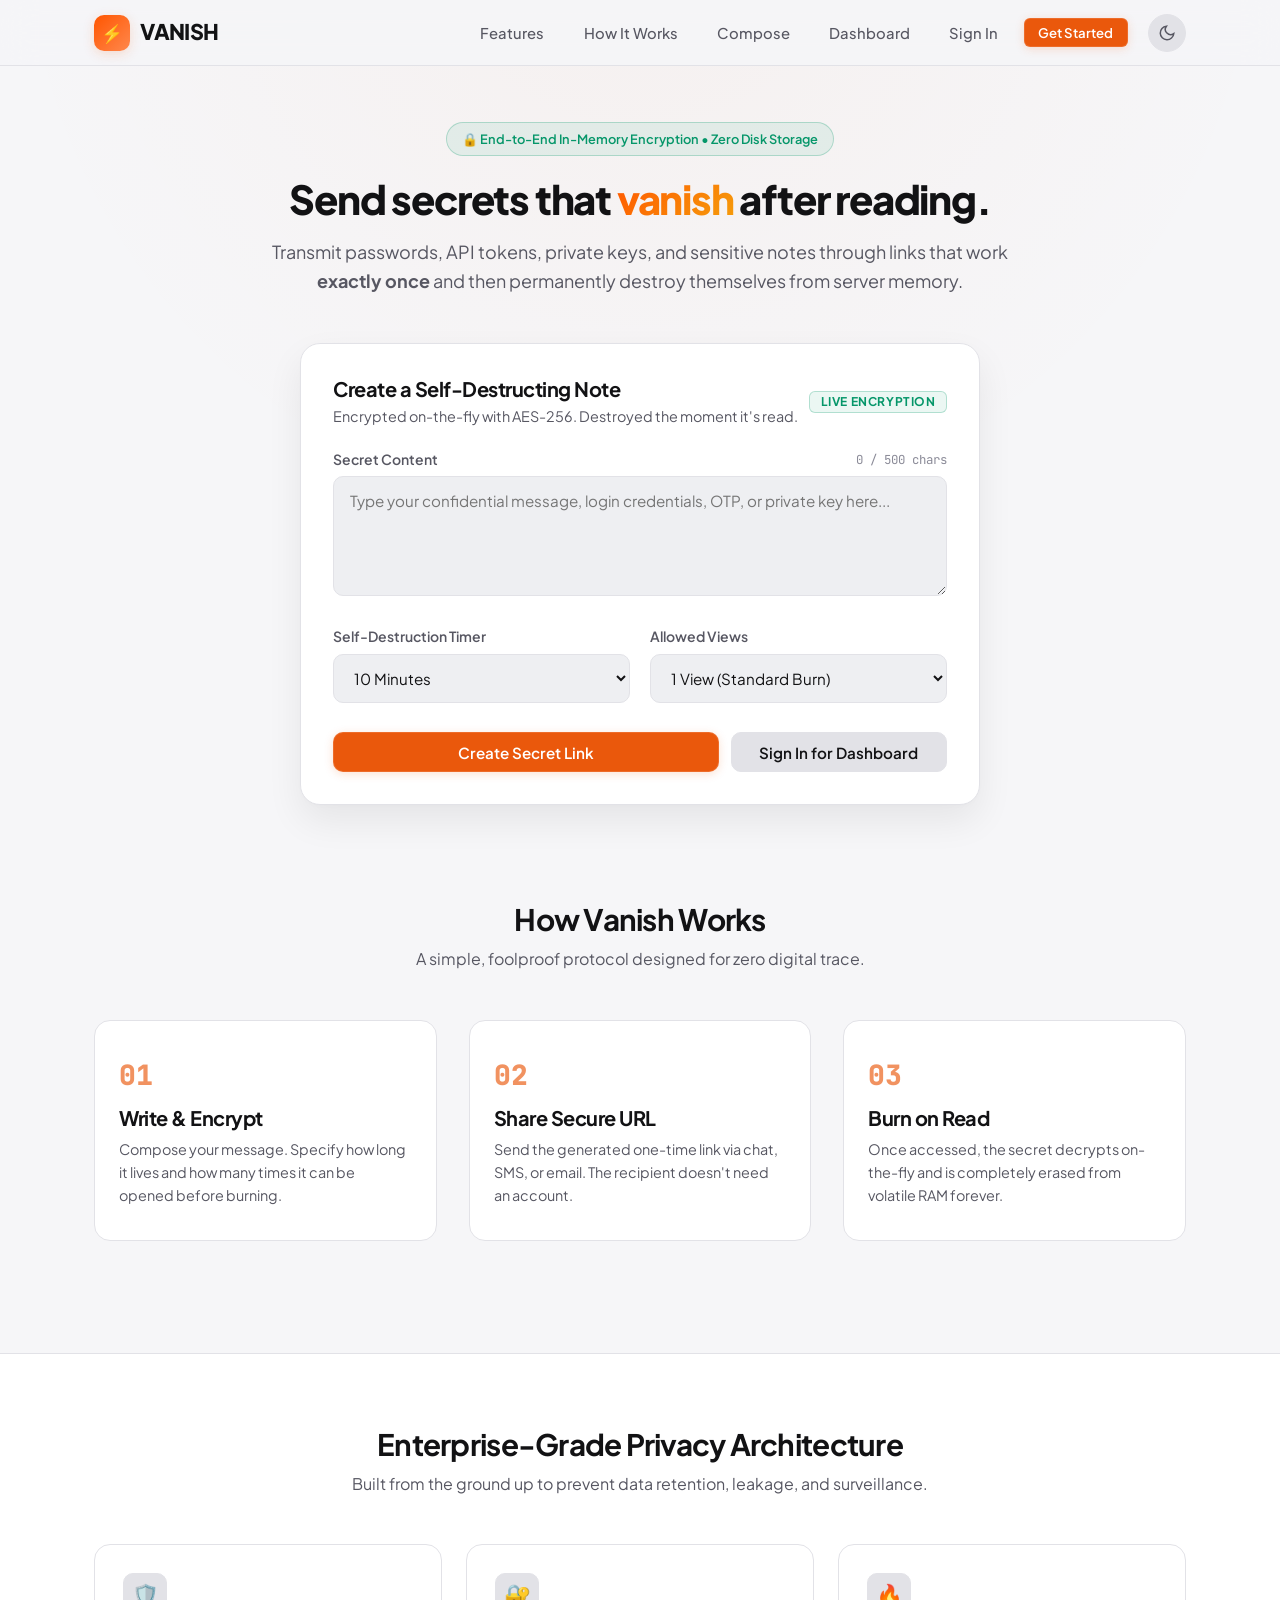
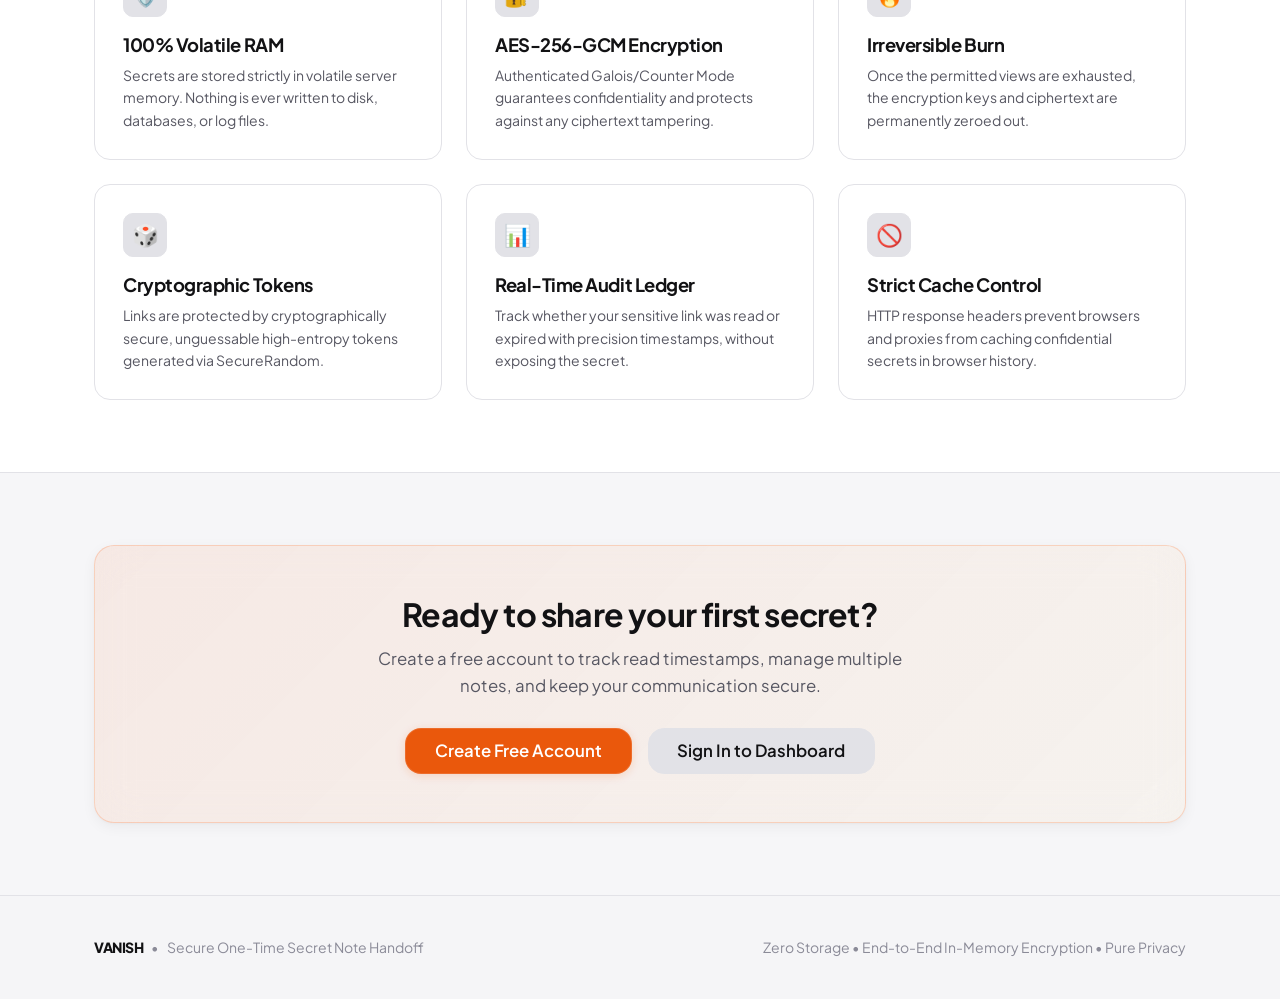
<file: phase3/index.html>
<!DOCTYPE html>
<html lang="en">
<head>
  <meta charset="UTF-8">
  <meta name="viewport" content="width=device-width, initial-scale=1.0">
  <title>Vanish — One-Time Encrypted Secret Note Handoff</title>
  <meta name="description" content="Share passwords, sensitive credentials, and private messages through single-use links that self-destruct from memory once read.">
  <link rel="stylesheet" href="css/style.css">
  <script src="js/theme.js"></script>
</head>
<body>

  <!-- Navigation Bar -->
  <header class="navbar">
    <div class="container nav-wrapper">
      <a href="index.html" class="brand">
        <span class="brand-icon">⚡</span>
        <span>VANISH</span>
      </a>

      <div class="nav-right">
        <nav>
          <ul class="nav-links">
            <li><a href="#features" class="nav-link">Features</a></li>
            <li><a href="#howItWorks" class="nav-link">How It Works</a></li>
            <li><a href="compose.html" class="nav-link">Compose</a></li>
            <li><a href="dashboard_preview.html" class="nav-link">Dashboard</a></li>
            <li><a href="login.html" class="nav-link">Sign In</a></li>
            <li><a href="register.html" class="btn btn-primary btn-sm">Get Started</a></li>
          </ul>
        </nav>
        <button type="button" class="theme-toggle-btn" aria-label="Toggle theme"></button>
      </div>
    </div>
  </header>

  <!-- Hero Section with Interactive Note Composer -->
  <main>
    <section class="container" style="padding-top: 3.5rem; padding-bottom: 2rem;">
      <div style="text-align: center; max-width: 760px; margin: 0 auto 3rem auto;">
        <div style="display: inline-flex; align-items: center; gap: 0.5rem; background: var(--success-bg); border: 1px solid var(--success-border); padding: 0.35rem 0.95rem; border-radius: 30px; font-size: 0.8rem; font-weight: 600; color: var(--success); margin-bottom: 1.25rem;">
          <span>🔒 End-to-End In-Memory Encryption &bull; Zero Disk Storage</span>
        </div>
        <h1 style="font-weight: 800; letter-spacing: -0.03em; margin-bottom: 1rem; line-height: 1.15;">
          Send secrets that <span style="background: linear-gradient(135deg, #ff5500, #f59e0b); -webkit-background-clip: text; -webkit-text-fill-color: transparent;">vanish</span> after reading.
        </h1>
        <p style="font-size: 1.125rem; color: var(--text-secondary); line-height: 1.6;">
          Transmit passwords, API tokens, private keys, and sensitive notes through links that work <strong>exactly once</strong> and then permanently destroy themselves from server memory.
        </p>
      </div>

      <!-- Quick Composer Card directly on the landing page -->
      <div style="max-width: 680px; margin: 0 auto;">
        <div class="card" style="box-shadow: var(--shadow-lg);">
          <div class="card-header" style="display: flex; justify-content: space-between; align-items: center; margin-bottom: 1.25rem;">
            <div>
              <h2 class="card-title" style="font-size: 1.25rem;">Create a Self-Destructing Note</h2>
              <p class="card-subtitle">Encrypted on-the-fly with AES-256. Destroyed the moment it's read.</p>
            </div>
            <span class="badge badge-unread">Live Encryption</span>
          </div>

          <form id="heroNoteForm" action="compose.html" method="GET" novalidate>
            <div class="form-group">
              <div style="display: flex; justify-content: space-between; align-items: center; margin-bottom: 0.35rem;">
                <label for="heroSecretText" class="form-label" style="margin: 0;">Secret Content</label>
                <span id="heroCharCounter" style="font-size: 0.775rem; color: var(--text-muted); font-family: var(--font-mono);">0 / 500 chars</span>
              </div>
              <textarea 
                id="heroSecretText" 
                name="secretText" 
                class="form-control" 
                rows="4" 
                placeholder="Type your confidential message, login credentials, OTP, or private key here..." 
                maxlength="500" 
                required></textarea>
              <div id="heroTextError" class="error-feedback"></div>
            </div>

            <div class="grid-2">
              <div class="form-group">
                <label for="heroExpiry" class="form-label">Self-Destruction Timer</label>
                <select id="heroExpiry" name="expiryMinutes" class="form-control">
                  <option value="5">5 Minutes</option>
                  <option value="10" selected>10 Minutes</option>
                  <option value="60">1 Hour</option>
                  <option value="1440">24 Hours</option>
                </select>
              </div>

              <div class="form-group">
                <label for="heroViews" class="form-label">Allowed Views</label>
                <select id="heroViews" name="views" class="form-control">
                  <option value="1" selected>1 View (Standard Burn)</option>
                  <option value="2">2 Views</option>
                  <option value="3">3 Views</option>
                  <option value="5">5 Views</option>
                </select>
              </div>
            </div>

            <div style="display: flex; gap: 0.75rem; margin-top: 0.5rem;">
              <button type="submit" id="heroSubmitBtn" class="btn btn-primary" style="flex: 2;">
                <span>Create Secret Link</span>
              </button>
              <a href="login.html" class="btn btn-secondary" style="flex: 1;">
                <span>Sign In for Dashboard</span>
              </a>
            </div>
          </form>

          <!-- Generated Link Card -->
          <div id="heroResultCard" style="display: none; margin-top: 1.5rem; padding-top: 1.5rem; border-top: 1px solid var(--border-subtle);">
            <div class="alert alert-success" style="margin-bottom: 1rem;">
              <div>
                <strong>Secret Encrypted!</strong> Share this link with your recipient. Once opened, it vanishes forever.
              </div>
            </div>
            <div class="form-group">
              <div style="display: flex; gap: 0.5rem;">
                <input type="text" id="heroGeneratedLink" class="form-control code-font" readonly style="color: var(--primary); font-weight: 600;">
                <button type="button" id="heroCopyLinkBtn" class="btn btn-primary">Copy Link</button>
              </div>
            </div>
          </div>
        </div>
      </div>
    </section>

    <!-- How It Works Section -->
    <section id="howItWorks" class="container" style="padding: 4rem 1.5rem;">
      <div style="text-align: center; max-width: 600px; margin: 0 auto 3rem auto;">
        <h2 style="margin-bottom: 0.5rem;">How Vanish Works</h2>
        <p>A simple, foolproof protocol designed for zero digital trace.</p>
      </div>

      <div class="steps-container">
        <div class="step-card">
          <div class="step-number">01</div>
          <h3 style="margin-bottom: 0.5rem;">Write & Encrypt</h3>
          <p style="font-size: 0.9rem;">
            Compose your message. Specify how long it lives and how many times it can be opened before burning.
          </p>
        </div>

        <div class="step-card">
          <div class="step-number">02</div>
          <h3 style="margin-bottom: 0.5rem;">Share Secure URL</h3>
          <p style="font-size: 0.9rem;">
            Send the generated one-time link via chat, SMS, or email. The recipient doesn't need an account.
          </p>
        </div>

        <div class="step-card">
          <div class="step-number">03</div>
          <h3 style="margin-bottom: 0.5rem;">Burn on Read</h3>
          <p style="font-size: 0.9rem;">
            Once accessed, the secret decrypts on-the-fly and is completely erased from volatile RAM forever.
          </p>
        </div>
      </div>
    </section>

    <!-- Security Pillars Section -->
    <section id="features" style="background: var(--bg-card); padding: 4.5rem 0; border-top: 1px solid var(--border-subtle); border-bottom: 1px solid var(--border-subtle);">
      <div class="container">
        <div style="text-align: center; max-width: 650px; margin: 0 auto 3rem auto;">
          <h2 style="margin-bottom: 0.5rem;">Enterprise-Grade Privacy Architecture</h2>
          <p>Built from the ground up to prevent data retention, leakage, and surveillance.</p>
        </div>

        <div class="features-grid" style="margin: 0;">
          <div class="feature-card">
            <div class="feature-icon-wrapper">🛡️</div>
            <h3 style="font-size: 1.15rem; margin-bottom: 0.5rem;">100% Volatile RAM</h3>
            <p style="font-size: 0.875rem;">
              Secrets are stored strictly in volatile server memory. Nothing is ever written to disk, databases, or log files.
            </p>
          </div>

          <div class="feature-card">
            <div class="feature-icon-wrapper">🔐</div>
            <h3 style="font-size: 1.15rem; margin-bottom: 0.5rem;">AES-256-GCM Encryption</h3>
            <p style="font-size: 0.875rem;">
              Authenticated Galois/Counter Mode guarantees confidentiality and protects against any ciphertext tampering.
            </p>
          </div>

          <div class="feature-card">
            <div class="feature-icon-wrapper">🔥</div>
            <h3 style="font-size: 1.15rem; margin-bottom: 0.5rem;">Irreversible Burn</h3>
            <p style="font-size: 0.875rem;">
              Once the permitted views are exhausted, the encryption keys and ciphertext are permanently zeroed out.
            </p>
          </div>

          <div class="feature-card">
            <div class="feature-icon-wrapper">🎲</div>
            <h3 style="font-size: 1.15rem; margin-bottom: 0.5rem;">Cryptographic Tokens</h3>
            <p style="font-size: 0.875rem;">
              Links are protected by cryptographically secure, unguessable high-entropy tokens generated via SecureRandom.
            </p>
          </div>

          <div class="feature-card">
            <div class="feature-icon-wrapper">📊</div>
            <h3 style="font-size: 1.15rem; margin-bottom: 0.5rem;">Real-Time Audit Ledger</h3>
            <p style="font-size: 0.875rem;">
              Track whether your sensitive link was read or expired with precision timestamps, without exposing the secret.
            </p>
          </div>

          <div class="feature-card">
            <div class="feature-icon-wrapper">🚫</div>
            <h3 style="font-size: 1.15rem; margin-bottom: 0.5rem;">Strict Cache Control</h3>
            <p style="font-size: 0.875rem;">
              HTTP response headers prevent browsers and proxies from caching confidential secrets in browser history.
            </p>
          </div>
        </div>
      </div>
    </section>

    <!-- Call to Action Banner -->
    <section class="container" style="padding: 4.5rem 1.5rem; text-align: center;">
      <div class="card" style="background: linear-gradient(135deg, rgba(255, 85, 0, 0.08), rgba(245, 158, 11, 0.04)); border-color: rgba(255, 85, 0, 0.2); padding: 3rem 2rem;">
        <h2 style="font-size: 2rem; margin-bottom: 0.75rem;">Ready to share your first secret?</h2>
        <p style="font-size: 1.05rem; margin-bottom: 1.75rem; max-width: 540px; margin-left: auto; margin-right: auto;">
          Create a free account to track read timestamps, manage multiple notes, and keep your communication secure.
        </p>
        <div style="display: flex; justify-content: center; gap: 1rem; flex-wrap: wrap;">
          <a href="register.html" class="btn btn-primary btn-lg">Create Free Account</a>
          <a href="login.html" class="btn btn-secondary btn-lg">Sign In to Dashboard</a>
        </div>
      </div>
    </section>
  </main>

  <div class="toast-container"></div>

  <!-- Footer -->
  <footer>
    <div class="container footer-content">
      <div style="display: flex; align-items: center; gap: 0.5rem;">
        <span style="font-weight: 800; color: var(--text-primary); letter-spacing: -0.03em;">VANISH</span>
        <span style="color: var(--text-muted);">&bull;</span>
        <span>Secure One-Time Secret Note Handoff</span>
      </div>
      <div>
        <span>Zero Storage &bull; End-to-End In-Memory Encryption &bull; Pure Privacy</span>
      </div>
    </div>
  </footer>

  <script src="js/validation.js"></script>
  <script>
    document.addEventListener('DOMContentLoaded', () => {
      const textarea = document.getElementById('heroSecretText');
      const counter = document.getElementById('heroCharCounter');
      const form = document.getElementById('heroNoteForm');
      const textError = document.getElementById('heroTextError');
      const resultCard = document.getElementById('heroResultCard');
      const linkInput = document.getElementById('heroGeneratedLink');
      const copyBtn = document.getElementById('heroCopyLinkBtn');
      const submitBtn = document.getElementById('heroSubmitBtn');

      if (textarea && counter) {
        textarea.addEventListener('input', () => {
          counter.textContent = `${textarea.value.length} / 500 chars`;
        });
      }

      if (form) {
        form.addEventListener('submit', async (e) => {
          e.preventDefault();
          const text = textarea.value.trim();
          if (!text) {
            if (textError) {
              textError.textContent = 'Secret note content cannot be empty.';
              textError.style.display = 'block';
            }
            textarea.focus();
            return;
          }
          if (textError) {
            textError.style.display = 'none';
          }

          submitBtn.disabled = true;
          submitBtn.textContent = 'Encrypting in memory...';

          setTimeout(() => {
            submitBtn.disabled = false;
            submitBtn.textContent = 'Create Secret Link';
            const randToken = Math.random().toString(36).substring(2, 10);
            const url = `read_preview.html?t=${randToken}`;
            linkInput.value = window.location.href.replace(/index\.html.*/, '') + url;
            resultCard.style.display = 'block';
            resultCard.scrollIntoView({ behavior: 'smooth' });
            showToast('Secret note encrypted and link generated!', 'success');
          }, 400);
        });
      }

      if (copyBtn && linkInput) {
        copyBtn.addEventListener('click', () => {
          linkInput.select();
          navigator.clipboard.writeText(linkInput.value).then(() => {
            showToast('Secret link copied to clipboard!', 'success');
          });
        });
      }
    });

    function showToast(msg, type = 'info') {
      let c = document.querySelector('.toast-container');
      if (!c) {
        c = document.createElement('div');
        c.className = 'toast-container';
        document.body.appendChild(c);
      }
      const t = document.createElement('div');
      t.className = `toast toast-${type}`;
      t.textContent = msg;
      c.appendChild(t);
      setTimeout(() => {
        t.style.opacity = '0';
        setTimeout(() => t.remove(), 300);
      }, 3000);
    }
  </script>
</body>
</html>
</file>
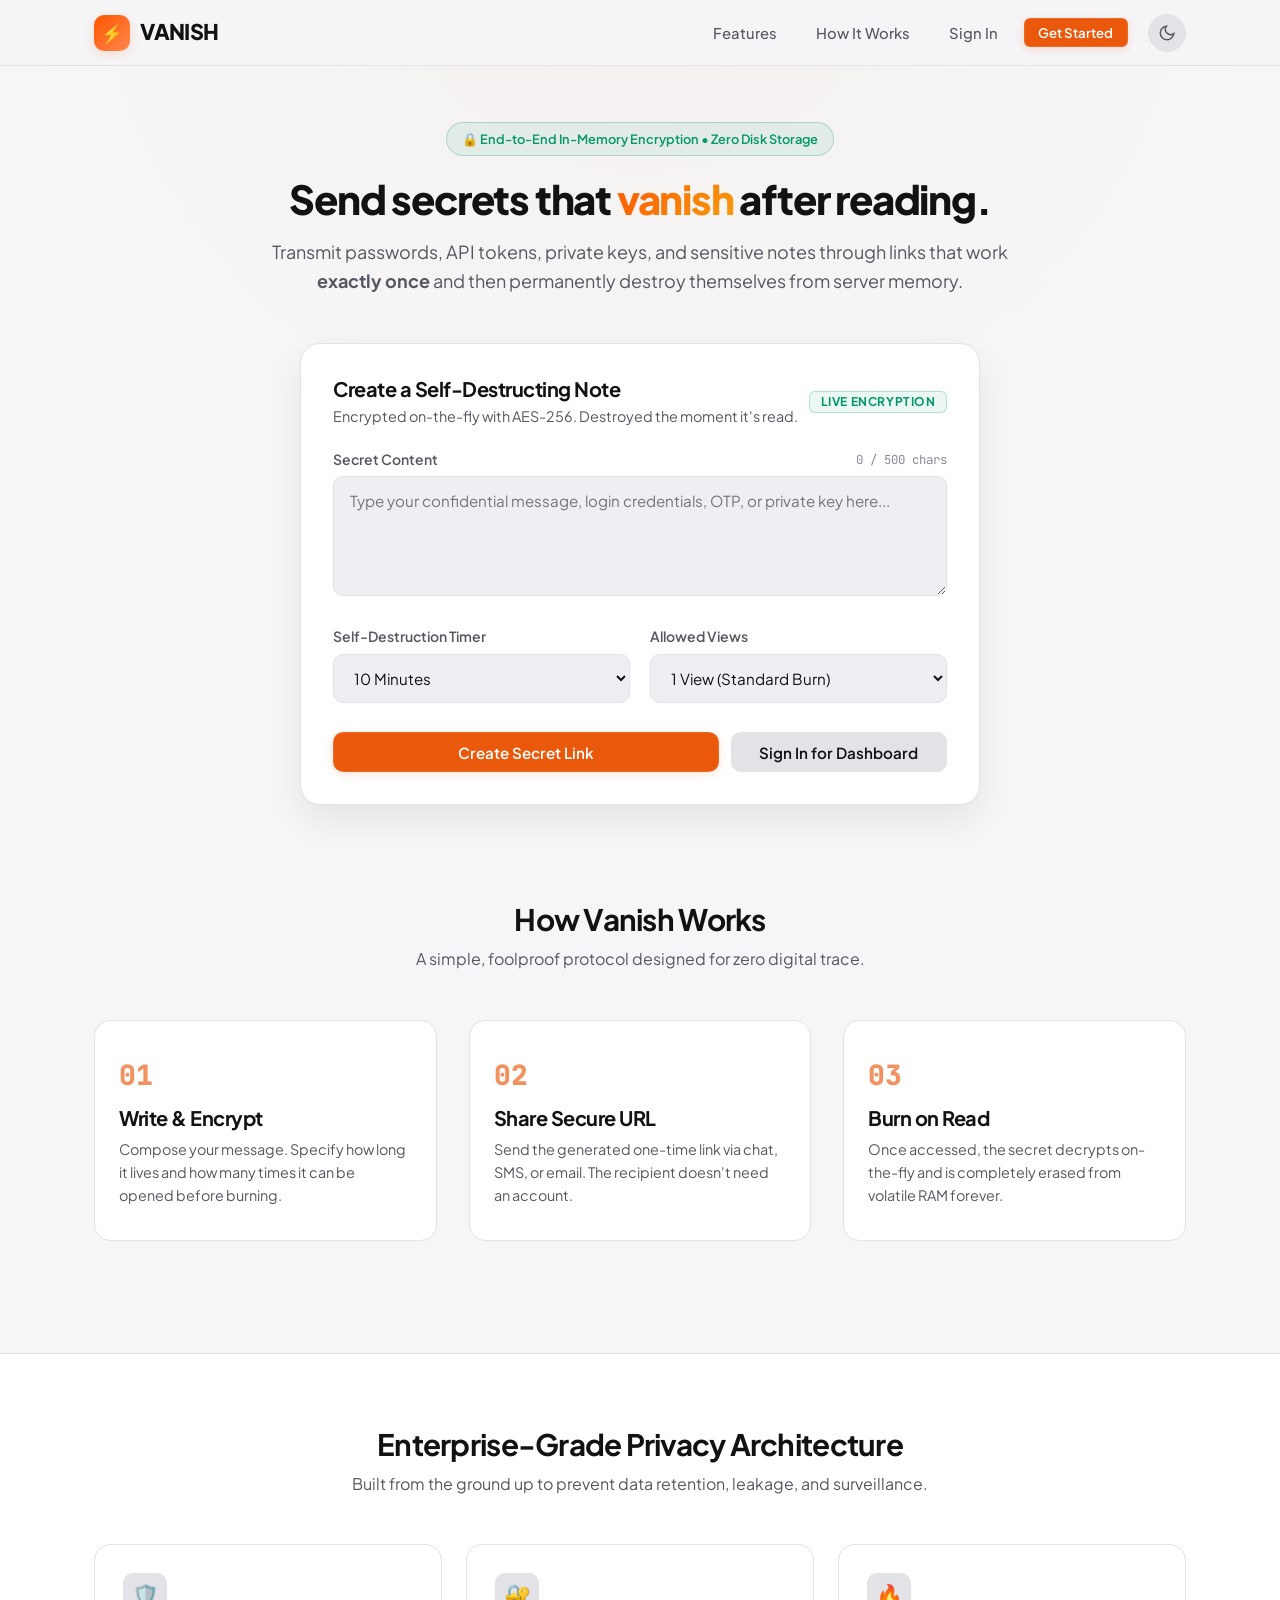
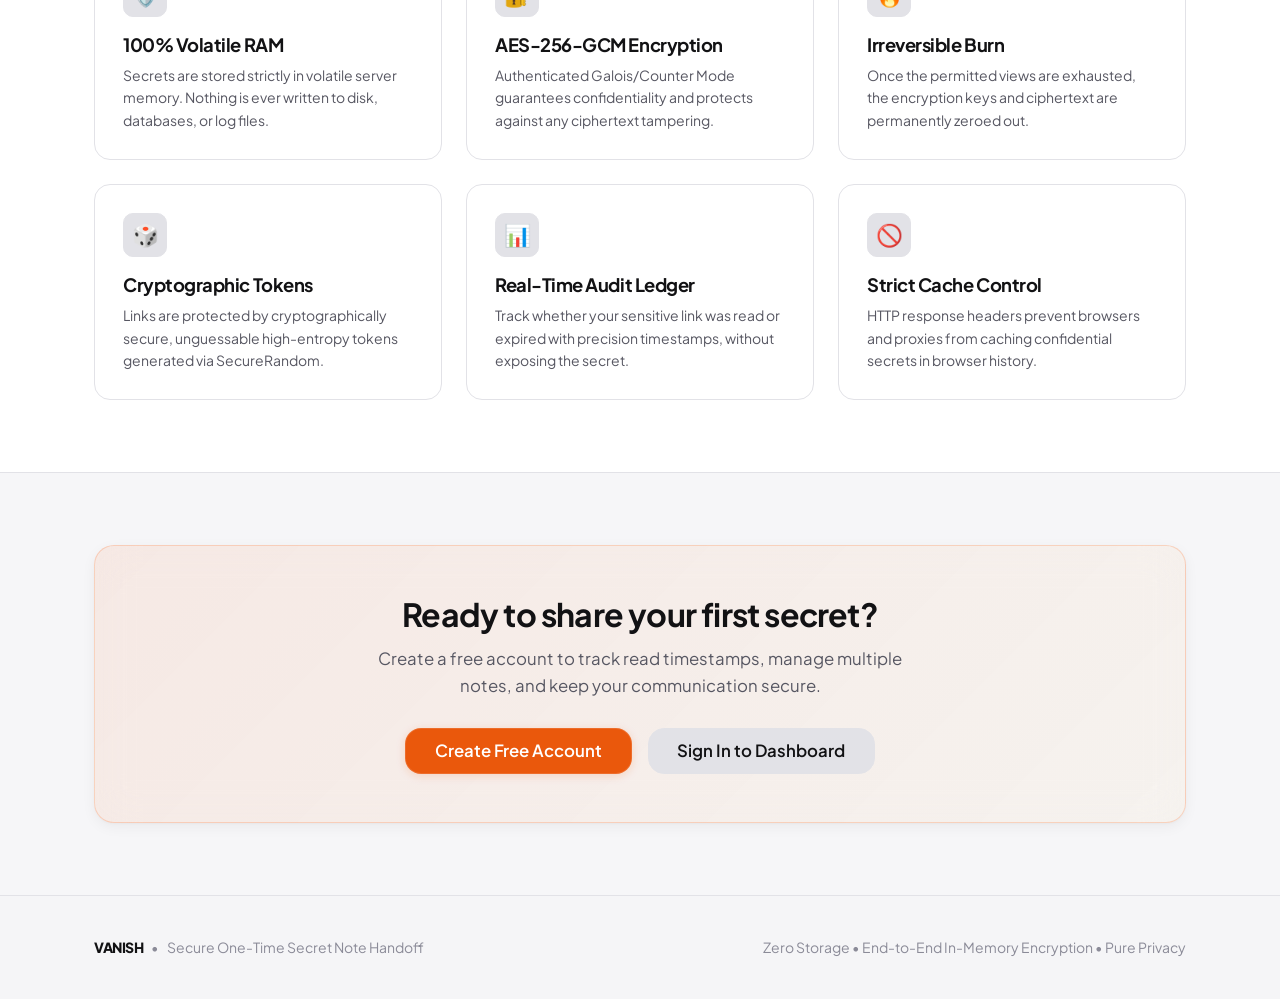
<file: phase4/web/index.html>
<!DOCTYPE html>
<html lang="en">
<head>
  <meta charset="UTF-8">
  <meta name="viewport" content="width=device-width, initial-scale=1.0">
  <title>Vanish — One-Time Encrypted Secret Note Handoff</title>
  <meta name="description" content="Share passwords, sensitive credentials, and private messages through single-use links that self-destruct from memory once read.">
  <link rel="stylesheet" href="css/style.css">
  <script src="js/theme.js"></script>
</head>
<body>

  <!-- Navigation Bar -->
  <header class="navbar">
    <div class="container nav-wrapper">
      <a href="index.html" class="brand">
        <span class="brand-icon">⚡</span>
        <span>VANISH</span>
      </a>

      <div class="nav-right">
        <nav>
          <ul class="nav-links">
            <li><a href="#features" class="nav-link">Features</a></li>
            <li><a href="#howItWorks" class="nav-link">How It Works</a></li>
            <li><a href="login.html" class="nav-link">Sign In</a></li>
            <li><a href="register.html" class="btn btn-primary btn-sm">Get Started</a></li>
          </ul>
        </nav>
        <button type="button" class="theme-toggle-btn" aria-label="Toggle theme"></button>
      </div>
    </div>
  </header>

  <!-- Hero Section with Interactive Note Composer -->
  <main>
    <section class="container" style="padding-top: 3.5rem; padding-bottom: 2rem;">
      <div style="text-align: center; max-width: 760px; margin: 0 auto 3rem auto;">
        <div style="display: inline-flex; align-items: center; gap: 0.5rem; background: var(--success-bg); border: 1px solid var(--success-border); padding: 0.35rem 0.95rem; border-radius: 30px; font-size: 0.8rem; font-weight: 600; color: var(--success); margin-bottom: 1.25rem;">
          <span>🔒 End-to-End In-Memory Encryption &bull; Zero Disk Storage</span>
        </div>
        <h1 style="font-weight: 800; letter-spacing: -0.03em; margin-bottom: 1rem; line-height: 1.15;">
          Send secrets that <span style="background: linear-gradient(135deg, #ff5500, #f59e0b); -webkit-background-clip: text; -webkit-text-fill-color: transparent;">vanish</span> after reading.
        </h1>
        <p style="font-size: 1.125rem; color: var(--text-secondary); line-height: 1.6;">
          Transmit passwords, API tokens, private keys, and sensitive notes through links that work <strong>exactly once</strong> and then permanently destroy themselves from server memory.
        </p>
      </div>

      <!-- Quick Composer Card directly on the landing page -->
      <div style="max-width: 680px; margin: 0 auto;">
        <div class="card" style="box-shadow: var(--shadow-lg);">
          <div class="card-header" style="display: flex; justify-content: space-between; align-items: center; margin-bottom: 1.25rem;">
            <div>
              <h2 class="card-title" style="font-size: 1.25rem;">Create a Self-Destructing Note</h2>
              <p class="card-subtitle">Encrypted on-the-fly with AES-256. Destroyed the moment it's read.</p>
            </div>
            <span class="badge badge-unread">Live Encryption</span>
          </div>

          <form id="heroNoteForm" action="compose" method="POST" novalidate>
            <div class="form-group">
              <div style="display: flex; justify-content: space-between; align-items: center; margin-bottom: 0.35rem;">
                <label for="heroSecretText" class="form-label" style="margin: 0;">Secret Content</label>
                <span id="heroCharCounter" style="font-size: 0.775rem; color: var(--text-muted); font-family: var(--font-mono);">0 / 500 chars</span>
              </div>
              <textarea 
                id="heroSecretText" 
                name="secretText" 
                class="form-control" 
                rows="4" 
                placeholder="Type your confidential message, login credentials, OTP, or private key here..." 
                maxlength="500" 
                required></textarea>
              <div id="heroTextError" class="error-feedback"></div>
            </div>

            <div class="grid-2">
              <div class="form-group">
                <label for="heroExpiry" class="form-label">Self-Destruction Timer</label>
                <select id="heroExpiry" name="expiryMinutes" class="form-control">
                  <option value="5">5 Minutes</option>
                  <option value="10" selected>10 Minutes</option>
                  <option value="60">1 Hour</option>
                  <option value="1440">24 Hours</option>
                </select>
              </div>

              <div class="form-group">
                <label for="heroViews" class="form-label">Allowed Views</label>
                <select id="heroViews" name="views" class="form-control">
                  <option value="1" selected>1 View (Standard Burn)</option>
                  <option value="2">2 Views</option>
                  <option value="3">3 Views</option>
                  <option value="5">5 Views</option>
                </select>
              </div>
            </div>

            <div style="display: flex; gap: 0.75rem; margin-top: 0.5rem;">
              <button type="submit" id="heroSubmitBtn" class="btn btn-primary" style="flex: 2;">
                <span>Create Secret Link</span>
              </button>
              <a href="login.html" class="btn btn-secondary" style="flex: 1;">
                <span>Sign In for Dashboard</span>
              </a>
            </div>
          </form>

          <!-- Generated Link Card -->
          <div id="heroResultCard" style="display: none; margin-top: 1.5rem; padding-top: 1.5rem; border-top: 1px solid var(--border-subtle);">
            <div class="alert alert-success" style="margin-bottom: 1rem;">
              <div>
                <strong>Secret Encrypted!</strong> Share this link with your recipient. Once opened, it vanishes forever.
              </div>
            </div>
            <div class="form-group">
              <div style="display: flex; gap: 0.5rem;">
                <input type="text" id="heroGeneratedLink" class="form-control code-font" readonly style="color: var(--primary); font-weight: 600;">
                <button type="button" id="heroCopyLinkBtn" class="btn btn-primary">Copy Link</button>
              </div>
            </div>
          </div>
        </div>
      </div>
    </section>

    <!-- How It Works Section -->
    <section id="howItWorks" class="container" style="padding: 4rem 1.5rem;">
      <div style="text-align: center; max-width: 600px; margin: 0 auto 3rem auto;">
        <h2 style="margin-bottom: 0.5rem;">How Vanish Works</h2>
        <p>A simple, foolproof protocol designed for zero digital trace.</p>
      </div>

      <div class="steps-container">
        <div class="step-card">
          <div class="step-number">01</div>
          <h3 style="margin-bottom: 0.5rem;">Write & Encrypt</h3>
          <p style="font-size: 0.9rem;">
            Compose your message. Specify how long it lives and how many times it can be opened before burning.
          </p>
        </div>

        <div class="step-card">
          <div class="step-number">02</div>
          <h3 style="margin-bottom: 0.5rem;">Share Secure URL</h3>
          <p style="font-size: 0.9rem;">
            Send the generated one-time link via chat, SMS, or email. The recipient doesn't need an account.
          </p>
        </div>

        <div class="step-card">
          <div class="step-number">03</div>
          <h3 style="margin-bottom: 0.5rem;">Burn on Read</h3>
          <p style="font-size: 0.9rem;">
            Once accessed, the secret decrypts on-the-fly and is completely erased from volatile RAM forever.
          </p>
        </div>
      </div>
    </section>

    <!-- Security Pillars Section -->
    <section id="features" style="background: var(--bg-card); padding: 4.5rem 0; border-top: 1px solid var(--border-subtle); border-bottom: 1px solid var(--border-subtle);">
      <div class="container">
        <div style="text-align: center; max-width: 650px; margin: 0 auto 3rem auto;">
          <h2 style="margin-bottom: 0.5rem;">Enterprise-Grade Privacy Architecture</h2>
          <p>Built from the ground up to prevent data retention, leakage, and surveillance.</p>
        </div>

        <div class="features-grid" style="margin: 0;">
          <div class="feature-card">
            <div class="feature-icon-wrapper">🛡️</div>
            <h3 style="font-size: 1.15rem; margin-bottom: 0.5rem;">100% Volatile RAM</h3>
            <p style="font-size: 0.875rem;">
              Secrets are stored strictly in volatile server memory. Nothing is ever written to disk, databases, or log files.
            </p>
          </div>

          <div class="feature-card">
            <div class="feature-icon-wrapper">🔐</div>
            <h3 style="font-size: 1.15rem; margin-bottom: 0.5rem;">AES-256-GCM Encryption</h3>
            <p style="font-size: 0.875rem;">
              Authenticated Galois/Counter Mode guarantees confidentiality and protects against any ciphertext tampering.
            </p>
          </div>

          <div class="feature-card">
            <div class="feature-icon-wrapper">🔥</div>
            <h3 style="font-size: 1.15rem; margin-bottom: 0.5rem;">Irreversible Burn</h3>
            <p style="font-size: 0.875rem;">
              Once the permitted views are exhausted, the encryption keys and ciphertext are permanently zeroed out.
            </p>
          </div>

          <div class="feature-card">
            <div class="feature-icon-wrapper">🎲</div>
            <h3 style="font-size: 1.15rem; margin-bottom: 0.5rem;">Cryptographic Tokens</h3>
            <p style="font-size: 0.875rem;">
              Links are protected by cryptographically secure, unguessable high-entropy tokens generated via SecureRandom.
            </p>
          </div>

          <div class="feature-card">
            <div class="feature-icon-wrapper">📊</div>
            <h3 style="font-size: 1.15rem; margin-bottom: 0.5rem;">Real-Time Audit Ledger</h3>
            <p style="font-size: 0.875rem;">
              Track whether your sensitive link was read or expired with precision timestamps, without exposing the secret.
            </p>
          </div>

          <div class="feature-card">
            <div class="feature-icon-wrapper">🚫</div>
            <h3 style="font-size: 1.15rem; margin-bottom: 0.5rem;">Strict Cache Control</h3>
            <p style="font-size: 0.875rem;">
              HTTP response headers prevent browsers and proxies from caching confidential secrets in browser history.
            </p>
          </div>
        </div>
      </div>
    </section>

    <!-- Call to Action Banner -->
    <section class="container" style="padding: 4.5rem 1.5rem; text-align: center;">
      <div class="card" style="background: linear-gradient(135deg, rgba(255, 85, 0, 0.08), rgba(245, 158, 11, 0.04)); border-color: rgba(255, 85, 0, 0.2); padding: 3rem 2rem;">
        <h2 style="font-size: 2rem; margin-bottom: 0.75rem;">Ready to share your first secret?</h2>
        <p style="font-size: 1.05rem; margin-bottom: 1.75rem; max-width: 540px; margin-left: auto; margin-right: auto;">
          Create a free account to track read timestamps, manage multiple notes, and keep your communication secure.
        </p>
        <div style="display: flex; justify-content: center; gap: 1rem; flex-wrap: wrap;">
          <a href="register.html" class="btn btn-primary btn-lg">Create Free Account</a>
          <a href="login.html" class="btn btn-secondary btn-lg">Sign In to Dashboard</a>
        </div>
      </div>
    </section>
  </main>

  <div class="toast-container"></div>

  <!-- Footer -->
  <footer>
    <div class="container footer-content">
      <div style="display: flex; align-items: center; gap: 0.5rem;">
        <span style="font-weight: 800; color: var(--text-primary); letter-spacing: -0.03em;">VANISH</span>
        <span style="color: var(--text-muted);">&bull;</span>
        <span>Secure One-Time Secret Note Handoff</span>
      </div>
      <div>
        <span>Zero Storage &bull; End-to-End In-Memory Encryption &bull; Pure Privacy</span>
      </div>
    </div>
  </footer>

  <script src="js/validation.js"></script>
  <script>
    document.addEventListener('DOMContentLoaded', () => {
      const textarea = document.getElementById('heroSecretText');
      const counter = document.getElementById('heroCharCounter');
      const form = document.getElementById('heroNoteForm');
      const textError = document.getElementById('heroTextError');
      const resultCard = document.getElementById('heroResultCard');
      const linkInput = document.getElementById('heroGeneratedLink');
      const copyBtn = document.getElementById('heroCopyLinkBtn');
      const submitBtn = document.getElementById('heroSubmitBtn');

      if (textarea && counter) {
        textarea.addEventListener('input', () => {
          counter.textContent = `${textarea.value.length} / 500 chars`;
        });
      }

      if (form) {
        form.addEventListener('submit', async (e) => {
          const text = textarea.value.trim();
          const check = VanishValidation.validateNoteText(text);
          VanishValidation.setFieldState(textarea, textError, check);

          if (!check.valid) {
            e.preventDefault();
            textarea.focus();
            return;
          }

          // If standalone file or client preview, handle interactively
          if (!window.location.port || window.location.protocol === 'file:') {
            e.preventDefault();
            submitBtn.disabled = true;
            submitBtn.textContent = 'Encrypting in memory...';

            setTimeout(() => {
              submitBtn.disabled = false;
              submitBtn.textContent = 'Create Secret Link';
              const randToken = Math.random().toString(36).substring(2, 10);
              const url = `${window.location.origin}/read?t=${randToken}`;
              linkInput.value = url;
              resultCard.style.display = 'block';
              resultCard.scrollIntoView({ behavior: 'smooth' });
              showToast('Secret note encrypted and link generated!', 'success');
            }, 500);
          }
        });
      }

      if (copyBtn && linkInput) {
        copyBtn.addEventListener('click', () => {
          linkInput.select();
          navigator.clipboard.writeText(linkInput.value).then(() => {
            showToast('Secret link copied to clipboard!', 'success');
          });
        });
      }
    });

    function showToast(msg, type = 'info') {
      let c = document.querySelector('.toast-container');
      if (!c) {
        c = document.createElement('div');
        c.className = 'toast-container';
        document.body.appendChild(c);
      }
      const t = document.createElement('div');
      t.className = `toast toast-${type}`;
      t.textContent = msg;
      c.appendChild(t);
      setTimeout(() => {
        t.style.opacity = '0';
        setTimeout(() => t.remove(), 300);
      }, 3000);
    }
  </script>
</body>
</html>
</file>
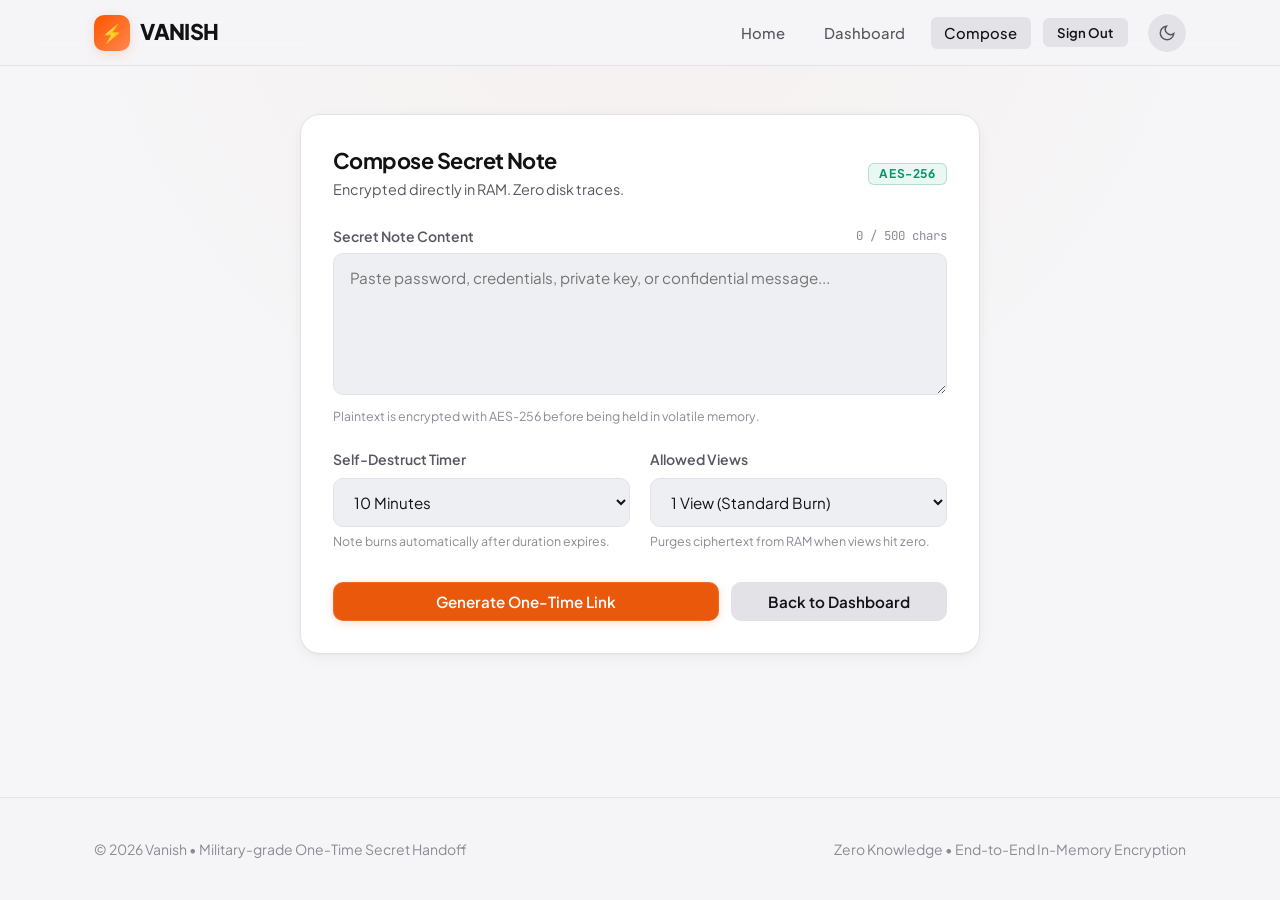
<file: phase3/compose.html>
<!DOCTYPE html>
<html lang="en">
<head>
  <meta charset="UTF-8">
  <meta name="viewport" content="width=device-width, initial-scale=1.0">
  <title>Compose Secret Note — Vanish</title>
  <meta name="description" content="Generate a one-time self-destructing secret note with memory encryption.">
  <link rel="stylesheet" href="css/style.css">
  <script src="js/theme.js"></script>
</head>
<body>

  <!-- Navigation Bar -->
  <header class="navbar">
    <div class="container nav-wrapper">
      <a href="index.html" class="brand">
        <span class="brand-icon">⚡</span>
        <span>VANISH</span>
      </a>

      <div class="nav-right">
        <nav>
          <ul class="nav-links">
            <li><a href="index.html" class="nav-link">Home</a></li>
            <li><a href="dashboard_preview.html" class="nav-link">Dashboard</a></li>
            <li><a href="compose.html" class="nav-link active">Compose</a></li>
            <li><a href="login.html" class="btn btn-secondary btn-sm">Sign Out</a></li>
          </ul>
        </nav>
        <button type="button" class="theme-toggle-btn" aria-label="Toggle theme"></button>
      </div>
    </div>
  </header>

  <!-- Main Container -->
  <main class="container" style="padding-top: 3rem; padding-bottom: 3.5rem; flex: 1;">
    <div style="max-width: 680px; margin: 0 auto;">
      
      <!-- Compose Card -->
      <div class="card">
        <div class="card-header" style="display: flex; justify-content: space-between; align-items: center;">
          <div>
            <h1 class="card-title" style="font-size: 1.35rem;">Compose Secret Note</h1>
            <p class="card-subtitle">Encrypted directly in RAM. Zero disk traces.</p>
          </div>
          <span class="badge badge-unread">AES-256</span>
        </div>

        <form id="composeNoteForm" action="read_preview.html" method="GET" novalidate>
          
          <!-- Secret Text Area -->
          <div class="form-group">
            <div style="display: flex; justify-content: space-between; align-items: center; margin-bottom: 0.35rem;">
              <label for="secretText" class="form-label" style="margin-bottom: 0;">Secret Note Content</label>
              <span id="charCounter" style="font-size: 0.775rem; color: var(--text-muted); font-family: var(--font-mono);">0 / 500 chars</span>
            </div>
            <textarea 
              id="secretText" 
              name="secretText" 
              class="form-control" 
              rows="5" 
              placeholder="Paste password, credentials, private key, or confidential message..." 
              maxlength="500" 
              required></textarea>
            <div id="secretTextError" class="error-feedback"></div>
            <div class="form-hint">Plaintext is encrypted with AES-256 before being held in volatile memory.</div>
          </div>

          <!-- Options Grid -->
          <div class="grid-2">
            <!-- Expiry Duration -->
            <div class="form-group">
              <label for="expiryMinutes" class="form-label">Self-Destruct Timer</label>
              <select id="expiryMinutes" name="expiryMinutes" class="form-control">
                <option value="5">5 Minutes</option>
                <option value="10" selected>10 Minutes</option>
                <option value="60">1 Hour</option>
                <option value="1440">24 Hours</option>
              </select>
              <div class="form-hint">Note burns automatically after duration expires.</div>
            </div>

            <!-- Allowed Views -->
            <div class="form-group">
              <label for="views" class="form-label">Allowed Views</label>
              <select id="views" name="views" class="form-control">
                <option value="1" selected>1 View (Standard Burn)</option>
                <option value="2">2 Views</option>
                <option value="3">3 Views</option>
                <option value="5">5 Views</option>
              </select>
              <div class="form-hint">Purges ciphertext from RAM when views hit zero.</div>
            </div>
          </div>

          <!-- Action Buttons -->
          <div style="display: flex; gap: 0.75rem; margin-top: 0.5rem;">
            <button type="submit" id="composeSubmitBtn" class="btn btn-primary" style="flex: 2;">
              <span>Generate One-Time Link</span>
            </button>
            <a href="dashboard_preview.html" class="btn btn-secondary" style="flex: 1;">
              <span>Back to Dashboard</span>
            </a>
          </div>
        </form>
      </div>

      <!-- Generated Result Box (Client-side simulation fallback) -->
      <div id="composeResultCard" class="card" style="margin-top: 1.5rem; display: none;">
        <div class="alert alert-success" style="margin-bottom: 1rem;">
          <div>
            <strong>Link Ready!</strong> Send this single-use link to the recipient.
          </div>
        </div>

        <div class="form-group">
          <div style="display: flex; gap: 0.5rem;">
            <input type="text" id="generatedLink" class="form-control code-font" readonly style="color: var(--primary); font-weight: 600;">
            <button type="button" id="copyLinkBtn" class="btn btn-primary">Copy Link</button>
          </div>
        </div>
      </div>

    </div>
  </main>

  <div class="toast-container"></div>

  <!-- Footer -->
  <footer>
    <div class="container footer-content">
      <div>&copy; 2026 Vanish &bull; Military-grade One-Time Secret Handoff</div>
      <div><span>Zero Knowledge &bull; End-to-End In-Memory Encryption</span></div>
    </div>
  </footer>

  <script src="js/validation.js"></script>
  <script src="js/compose.js"></script>
</body>
</html>
</file>
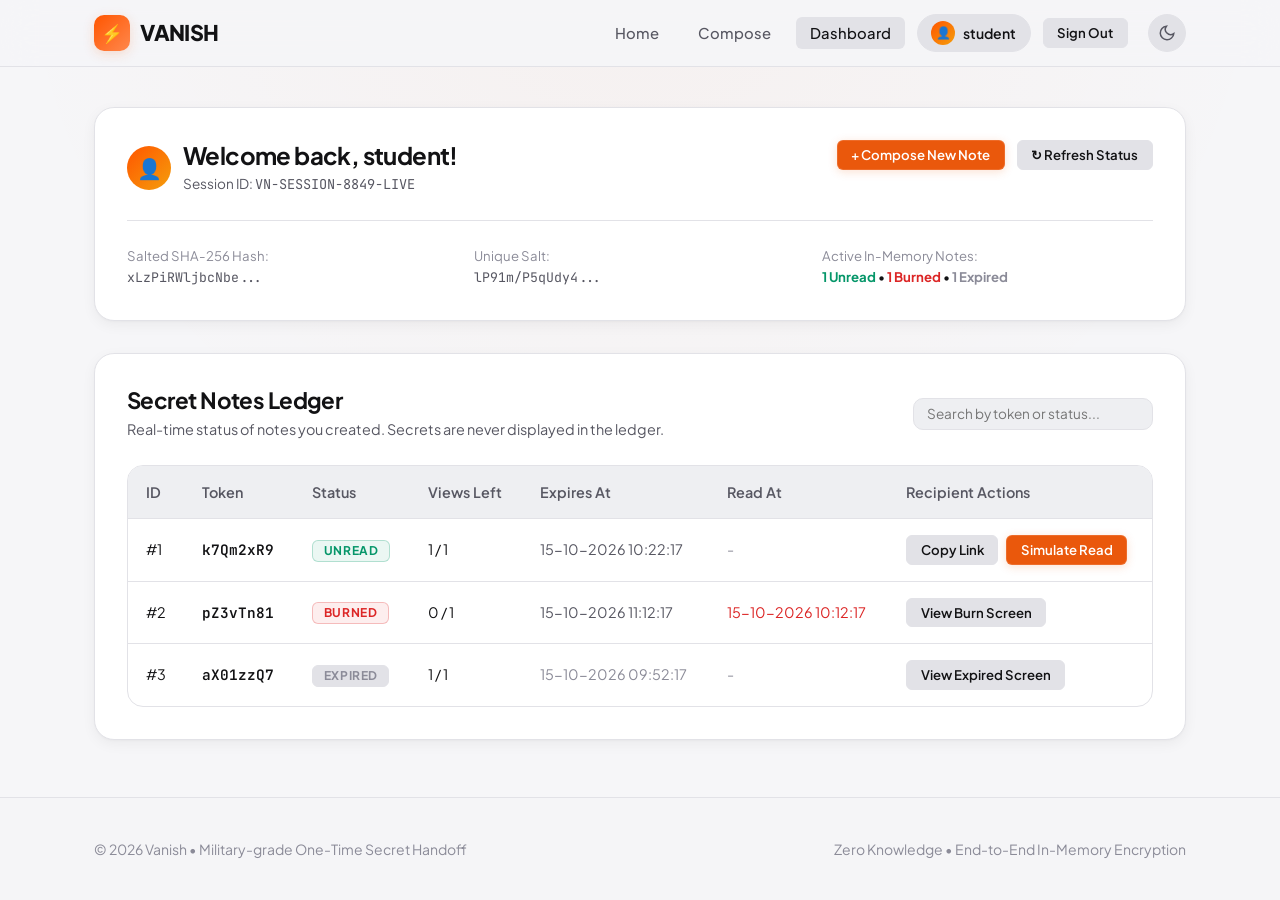
<file: phase3/dashboard_preview.html>
<!DOCTYPE html>
<html lang="en">
<head>
  <meta charset="UTF-8">
  <meta name="viewport" content="width=device-width, initial-scale=1.0">
  <title>Dashboard — Vanish</title>
  <meta name="description" content="Dashboard interface demonstrating active notes ledger, remaining views, and status tracking.">
  <link rel="stylesheet" href="css/style.css">
  <script src="js/theme.js"></script>
</head>
<body data-current-user="student">

  <!-- Navigation Bar -->
  <header class="navbar">
    <div class="container nav-wrapper">
      <a href="index.html" class="brand">
        <span class="brand-icon">⚡</span>
        <span>VANISH</span>
      </a>
      <div class="nav-right">
        <nav>
          <ul class="nav-links">
            <li><a href="index.html" class="nav-link">Home</a></li>
            <li><a href="compose.html" class="nav-link">Compose</a></li>
            <li><a href="dashboard_preview.html" class="nav-link active">Dashboard</a></li>
            <li>
              <div class="user-badge">
                <span class="user-avatar">👤</span>
                <span>student</span>
              </div>
            </li>
            <li><a href="login.html" class="btn btn-secondary btn-sm">Sign Out</a></li>
          </ul>
        </nav>
        <button type="button" class="theme-toggle-btn" aria-label="Toggle theme"></button>
      </div>
    </div>
  </header>

  <!-- Main Container -->
  <main class="container" style="padding-top: 2.5rem; padding-bottom: 3rem; flex: 1;">
    
    <!-- User Overview Card -->
    <div class="card" style="margin-bottom: 2rem;">
      <div style="display: flex; justify-content: space-between; align-items: flex-start; flex-wrap: wrap; gap: 1rem;">
        <div>
          <div style="display: flex; align-items: center; gap: 0.75rem;">
            <div class="user-avatar" style="width: 44px; height: 44px; font-size: 1.25rem;">👤</div>
            <div>
              <h1 style="font-size: 1.5rem; margin-bottom: 0.2rem;">Welcome back, student!</h1>
              <p style="font-size: 0.85rem; margin: 0;">Session ID: <code class="code-font" style="color: var(--accent-cyan);">VN-SESSION-8849-LIVE</code></p>
            </div>
          </div>
        </div>

        <div style="display: flex; gap: 0.75rem;">
          <a href="compose.html" class="btn btn-primary btn-sm">+ Compose New Note</a>
          <button type="button" id="refreshBtn" class="btn btn-secondary btn-sm">↻ Refresh Status</button>
        </div>
      </div>

      <!-- Security Meta Info -->
      <div style="display: grid; grid-template-columns: repeat(auto-fit, minmax(200px, 1fr)); gap: 1rem; margin-top: 1.5rem; padding-top: 1.5rem; border-top: 1px solid var(--border-subtle); font-size: 0.825rem;">
        <div>
          <span style="color: var(--text-muted); display: block;">Salted SHA-256 Hash:</span>
          <code class="code-font" style="color: var(--text-secondary);">xLzPiRWljbcNbe...</code>
        </div>
        <div>
          <span style="color: var(--text-muted); display: block;">Unique Salt:</span>
          <code class="code-font" style="color: var(--text-secondary);">lP91m/P5qUdy4...</code>
        </div>
        <div>
          <span style="color: var(--text-muted); display: block;">Active In-Memory Notes:</span>
          <span style="color: var(--success); font-weight: 700;">1 Unread</span> &bull; 
          <span style="color: var(--danger); font-weight: 700;">1 Burned</span> &bull; 
          <span style="color: var(--text-muted); font-weight: 700;">1 Expired</span>
        </div>
      </div>
    </div>

    <!-- Notes Data Table Card -->
    <div class="card">
      <div class="card-header" style="display: flex; justify-content: space-between; align-items: center; flex-wrap: wrap; gap: 1rem;">
        <div>
          <h2 class="card-title">Secret Notes Ledger</h2>
          <p class="card-subtitle">Real-time status of notes you created. Secrets are never displayed in the ledger.</p>
        </div>
        <div>
          <input type="text" id="filterInput" class="form-control" placeholder="Search by token or status..." style="padding: 0.4rem 0.8rem; font-size: 0.85rem; width: 240px;">
        </div>
      </div>

      <div class="table-responsive">
        <table class="table" id="notesTable">
          <thead>
            <tr>
              <th>ID</th>
              <th>Token</th>
              <th>Status</th>
              <th>Views Left</th>
              <th>Expires At</th>
              <th>Read At</th>
              <th>Recipient Actions</th>
            </tr>
          </thead>
          <tbody>
            <tr>
              <td>#1</td>
              <td><code class="code-font" style="color: var(--accent-cyan); font-weight: 600;">k7Qm2xR9</code></td>
              <td><span class="badge badge-unread">UNREAD</span></td>
              <td>1 / 1</td>
              <td style="color: var(--text-secondary);">15-10-2026 10:22:17</td>
              <td style="color: var(--text-muted);">-</td>
              <td>
                <div style="display: flex; gap: 0.5rem;">
                  <button type="button" class="btn btn-secondary btn-sm copy-btn" data-token="k7Qm2xR9">Copy Link</button>
                  <a href="read_preview.html?t=k7Qm2xR9" class="btn btn-primary btn-sm" target="_blank">Simulate Read</a>
                </div>
              </td>
            </tr>
            <tr>
              <td>#2</td>
              <td><code class="code-font" style="color: var(--accent-cyan); font-weight: 600;">pZ3vTn81</code></td>
              <td><span class="badge badge-burned">BURNED</span></td>
              <td>0 / 1</td>
              <td style="color: var(--text-secondary);">15-10-2026 11:12:17</td>
              <td style="color: var(--danger);">15-10-2026 10:12:17</td>
              <td>
                <a href="read_preview.html?t=pZ3vTn81&burned=true" class="btn btn-secondary btn-sm" target="_blank">View Burn Screen</a>
              </td>
            </tr>
            <tr>
              <td>#3</td>
              <td><code class="code-font" style="color: var(--accent-cyan); font-weight: 600;">aX01zzQ7</code></td>
              <td><span class="badge badge-expired">EXPIRED</span></td>
              <td>1 / 1</td>
              <td style="color: var(--text-muted);">15-10-2026 09:52:17</td>
              <td style="color: var(--text-muted);">-</td>
              <td>
                <a href="read_preview.html?t=aX01zzQ7&expired=true" class="btn btn-secondary btn-sm" target="_blank">View Expired Screen</a>
              </td>
            </tr>
          </tbody>
        </table>
      </div>
    </div>
  </main>

  <!-- Toast Container -->
  <div class="toast-container"></div>

  <!-- Footer -->
  <footer>
    <div class="container footer-content">
      <div>&copy; 2026 Vanish &bull; Military-grade One-Time Secret Handoff</div>
      <div><span>Zero Knowledge &bull; End-to-End In-Memory Encryption</span></div>
    </div>
  </footer>

  <script src="js/validation.js"></script>
  <script>
    document.addEventListener('DOMContentLoaded', () => {
      // Copy Link Buttons
      document.querySelectorAll('.copy-btn').forEach(btn => {
        btn.addEventListener('click', () => {
          const token = btn.dataset.token;
          const url = `${window.location.origin}/vanish/read?t=${token}`;
          navigator.clipboard.writeText(url).then(() => {
            showToast(`Share link for token [${token}] copied!`, 'success');
          });
        });
      });

      // Filter input
      const filterInput = document.getElementById('filterInput');
      const tableRows = document.querySelectorAll('#notesTable tbody tr');
      if (filterInput) {
        filterInput.addEventListener('input', () => {
          const q = filterInput.value.toLowerCase();
          tableRows.forEach(row => {
            const text = row.textContent.toLowerCase();
            row.style.display = text.includes(q) ? '' : 'none';
          });
        });
      }

      // Refresh Button
      const refreshBtn = document.getElementById('refreshBtn');
      if (refreshBtn) {
        refreshBtn.addEventListener('click', () => {
          showToast('Ledger re-synchronized with in-memory store.', 'info');
        });
      }
    });

    function showToast(msg, type = 'info') {
      let container = document.querySelector('.toast-container');
      if (!container) {
        container = document.createElement('div');
        container.className = 'toast-container';
        document.body.appendChild(container);
      }
      const toast = document.createElement('div');
      toast.className = `toast toast-${type}`;
      toast.textContent = msg;
      container.appendChild(toast);
      setTimeout(() => {
        toast.style.opacity = '0';
        setTimeout(() => toast.remove(), 300);
      }, 3000);
    }
  </script>
</body>
</html>
</file>
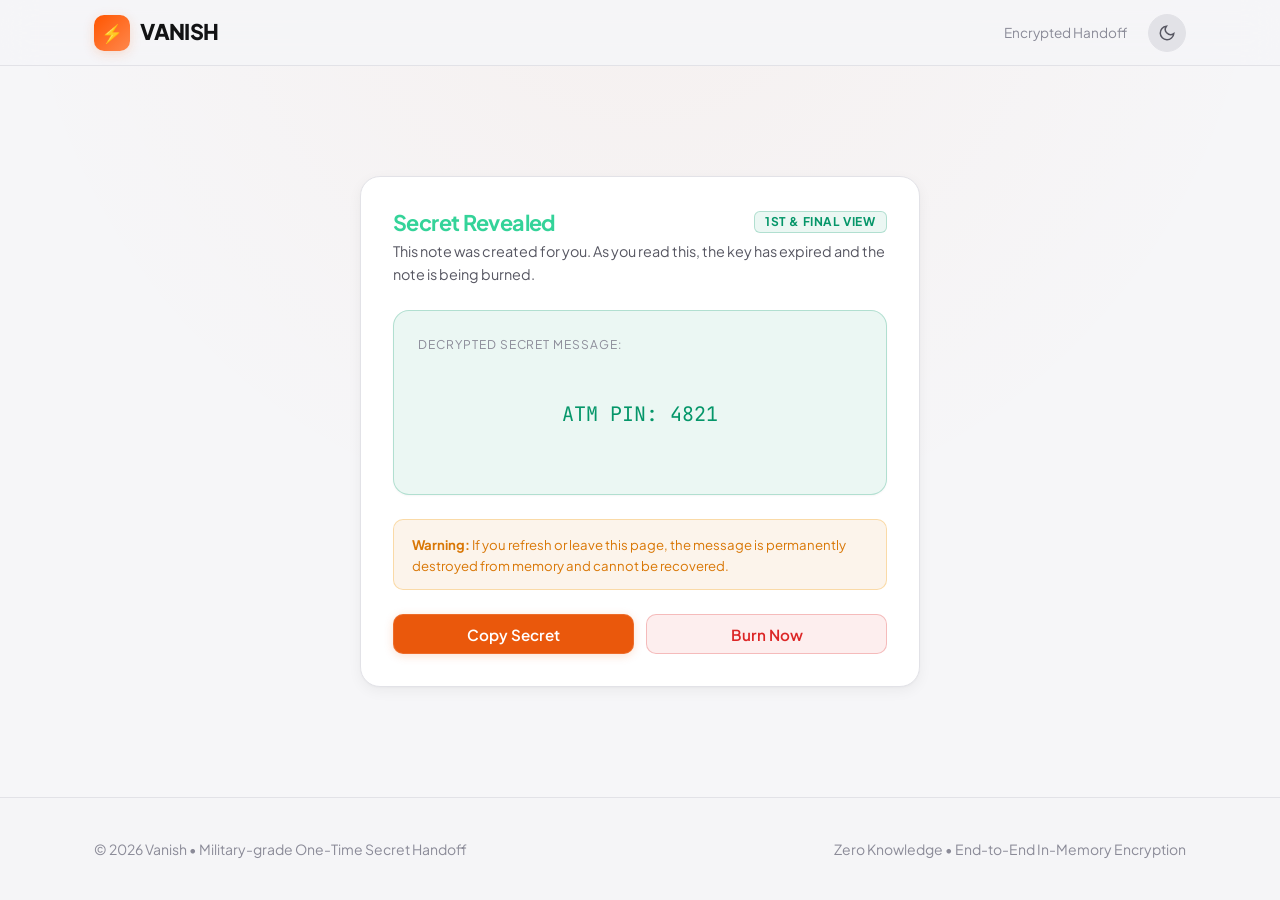
<file: phase3/read_preview.html>
<!DOCTYPE html>
<html lang="en">
<head>
  <meta charset="UTF-8">
  <meta name="viewport" content="width=device-width, initial-scale=1.0">
  <title>Secret Revealed — Vanish</title>
  <meta name="description" content="View a one-time self-destructing secret note. Once opened, it vanishes forever.">
  <link rel="stylesheet" href="css/style.css">
  <script src="js/theme.js"></script>
</head>
<body>

  <!-- Minimal Recipient Header -->
  <header class="navbar">
    <div class="container nav-wrapper">
      <a href="index.html" class="brand">
        <span class="brand-icon">⚡</span>
        <span>VANISH</span>
      </a>
      <div class="nav-right">
        <span style="font-size: 0.85rem; color: var(--text-muted);">Encrypted Handoff</span>
        <button type="button" class="theme-toggle-btn" aria-label="Toggle theme"></button>
      </div>
    </div>
  </header>

  <main class="auth-wrapper" style="padding: 3rem 1rem;">
    <div class="card auth-card" style="max-width: 560px;">
      
      <!-- State 1: Active Secret Revealed -->
      <div id="activeState">
        <div class="card-header" style="margin-bottom: 1rem;">
          <div style="display: flex; justify-content: space-between; align-items: center;">
            <h1 class="card-title" style="font-size: 1.35rem; color: #34d399;">Secret Revealed</h1>
            <span class="badge badge-unread">1st & Final View</span>
          </div>
          <p class="card-subtitle">
            This note was created for you. As you read this, the key has expired and the note is being burned.
          </p>
        </div>

        <div class="secret-box">
          <div style="font-size: 0.75rem; text-transform: uppercase; letter-spacing: 0.08em; color: var(--text-muted); margin-bottom: 0.25rem;">
            Decrypted Secret Message:
          </div>
          <div class="secret-text" id="revealedSecretText">
            ATM PIN: 4821
          </div>
        </div>

        <div class="alert alert-warning" style="font-size: 0.825rem; margin-bottom: 1.5rem;">
          <div>
            <strong>Warning:</strong> If you refresh or leave this page, the message is permanently destroyed from memory and cannot be recovered.
          </div>
        </div>

        <div style="display: flex; gap: 0.75rem;">
          <button type="button" id="copySecretBtn" class="btn btn-primary btn-block">Copy Secret</button>
          <button type="button" id="burnNowBtn" class="btn btn-danger btn-block">Burn Now</button>
        </div>
      </div>

      <!-- State 2: Burned State -->
      <div id="burnedState" style="display: none;">
        <div class="burned-box">
          <div class="flame-icon">🔥</div>
          <h2 style="font-size: 1.4rem; color: #f87171; margin-bottom: 0.5rem;">This note has been burned</h2>
          <p style="font-size: 0.9rem; color: var(--text-secondary); max-width: 400px; margin: 0 auto 1.5rem auto;">
            The secret content has been completely purged from server RAM and the link is permanently dead.
          </p>
          <a href="index.html" class="btn btn-secondary btn-sm">Return to Vanish Home</a>
        </div>
      </div>

      <!-- State 3: Expired State -->
      <div id="expiredState" style="display: none;">
        <div class="burned-box" style="border-color: rgba(148, 163, 184, 0.3);">
          <div class="flame-icon" style="filter: grayscale(1);">⏳</div>
          <h2 style="font-size: 1.4rem; color: #94a3b8; margin-bottom: 0.5rem;">This note has expired</h2>
          <p style="font-size: 0.9rem; color: var(--text-secondary); max-width: 400px; margin: 0 auto 1.5rem auto;">
            The sender set a self-destruction timer that elapsed before this link was opened.
          </p>
          <a href="index.html" class="btn btn-secondary btn-sm">Return to Vanish Home</a>
        </div>
      </div>

    </div>
  </main>

  <div class="toast-container"></div>

  <footer>
    <div class="container footer-content">
      <div>&copy; 2026 Vanish &bull; Military-grade One-Time Secret Handoff</div>
      <div><span>Zero Knowledge &bull; End-to-End In-Memory Encryption</span></div>
    </div>
  </footer>

  <script>
    document.addEventListener('DOMContentLoaded', () => {
      const urlParams = new URLSearchParams(window.location.search);
      const isBurned = urlParams.get('burned') === 'true';
      const isExpired = urlParams.get('expired') === 'true';

      const activeState = document.getElementById('activeState');
      const burnedState = document.getElementById('burnedState');
      const expiredState = document.getElementById('expiredState');
      const copyBtn = document.getElementById('copySecretBtn');
      const burnBtn = document.getElementById('burnNowBtn');
      const secretText = document.getElementById('revealedSecretText');

      if (isBurned) {
        activeState.style.display = 'none';
        burnedState.style.display = 'block';
      } else if (isExpired) {
        activeState.style.display = 'none';
        expiredState.style.display = 'block';
      }

      if (copyBtn && secretText) {
        copyBtn.addEventListener('click', () => {
          navigator.clipboard.writeText(secretText.textContent.trim()).then(() => {
            showToast('Secret message copied to clipboard!', 'success');
          });
        });
      }

      if (burnBtn) {
        burnBtn.addEventListener('click', () => {
          activeState.style.display = 'none';
          burnedState.style.display = 'block';
          showToast('Secret purged and destroyed forever.', 'error');
        });
      }
    });

    function showToast(msg, type = 'info') {
      let container = document.querySelector('.toast-container');
      if (!container) {
        container = document.createElement('div');
        container.className = 'toast-container';
        document.body.appendChild(container);
      }
      const toast = document.createElement('div');
      toast.className = `toast toast-${type}`;
      toast.textContent = msg;
      container.appendChild(toast);
      setTimeout(() => {
        toast.style.opacity = '0';
        setTimeout(() => toast.remove(), 300);
      }, 3000);
    }
  </script>
</body>
</html>
</file>
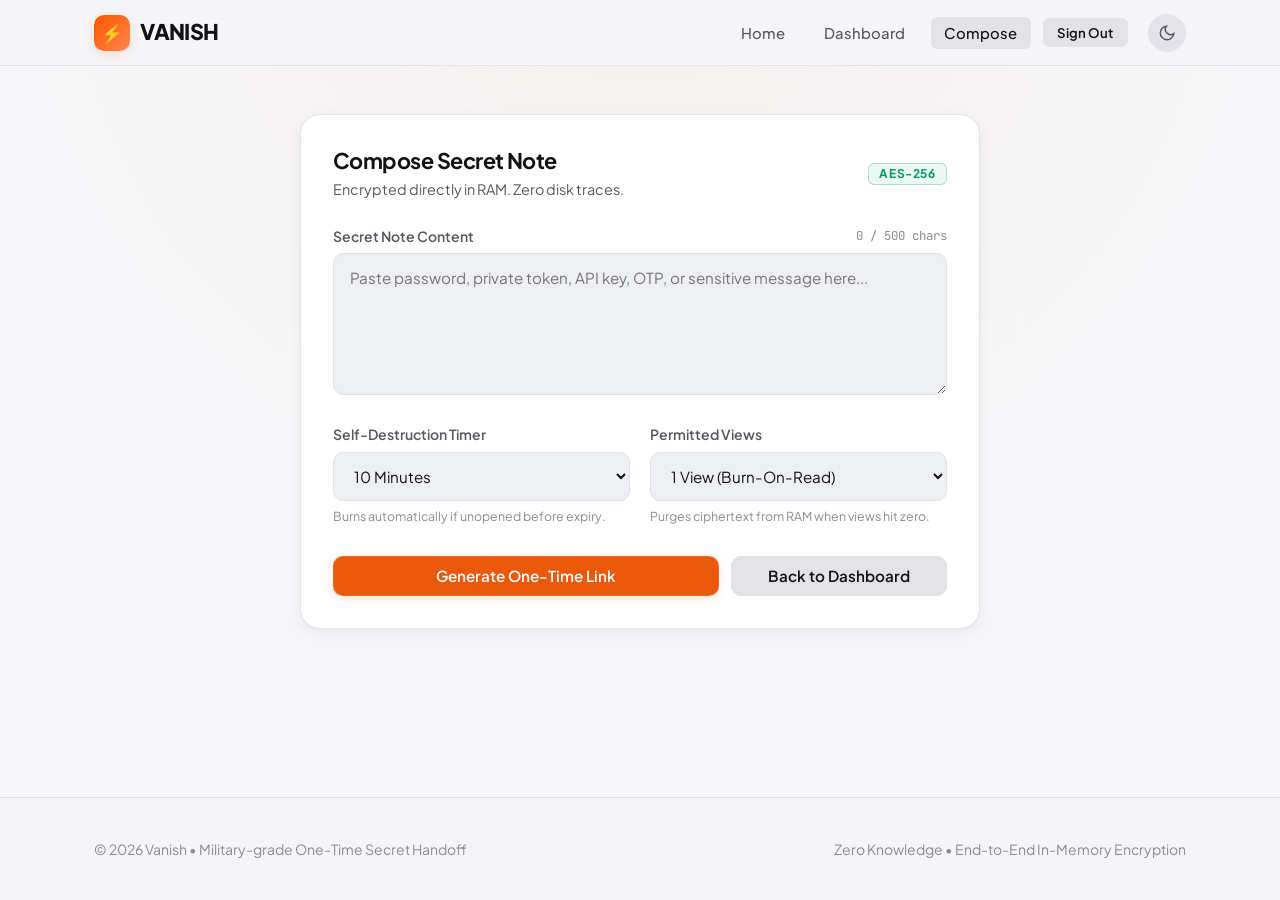
<file: phase4/web/compose.html>
<!DOCTYPE html>
<html lang="en">
<head>
  <meta charset="UTF-8">
  <meta name="viewport" content="width=device-width, initial-scale=1.0">
  <title>Compose Secret Note — Vanish</title>
  <meta name="description" content="Generate a one-time self-destructing secret note with memory encryption.">
  <link rel="stylesheet" href="css/style.css">
  <script src="js/theme.js"></script>
</head>
<body>

  <!-- Navigation Bar -->
  <header class="navbar">
    <div class="container nav-wrapper">
      <a href="index.html" class="brand">
        <span class="brand-icon">⚡</span>
        <span>VANISH</span>
      </a>

      <div class="nav-right">
        <nav>
          <ul class="nav-links">
            <li><a href="index.html" class="nav-link">Home</a></li>
            <li><a href="dashboard" class="nav-link">Dashboard</a></li>
            <li><a href="compose" class="nav-link active">Compose</a></li>
            <li><a href="logout" class="btn btn-secondary btn-sm">Sign Out</a></li>
          </ul>
        </nav>
        <button type="button" class="theme-toggle-btn" aria-label="Toggle theme"></button>
      </div>
    </div>
  </header>

  <!-- Main Container -->
  <main class="container" style="padding-top: 3rem; padding-bottom: 3.5rem; flex: 1;">
    <div style="max-width: 680px; margin: 0 auto;">
      
      <!-- Compose Card -->
      <div class="card">
        <div class="card-header" style="display: flex; justify-content: space-between; align-items: center;">
          <div>
            <h1 class="card-title" style="font-size: 1.35rem;">Compose Secret Note</h1>
            <p class="card-subtitle">Encrypted directly in RAM. Zero disk traces.</p>
          </div>
          <span class="badge badge-unread">AES-256</span>
        </div>

        <form id="composeNoteForm" action="compose" method="POST" novalidate>
          
          <!-- Secret Text Area -->
          <div class="form-group">
            <div style="display: flex; justify-content: space-between; align-items: center; margin-bottom: 0.35rem;">
              <label for="secretText" class="form-label" style="margin-bottom: 0;">Secret Note Content</label>
              <span id="charCounter" style="font-size: 0.775rem; color: var(--text-muted); font-family: var(--font-mono);">0 / 500 chars</span>
            </div>
            <textarea 
              id="secretText" 
              name="secretText" 
              class="form-control" 
              placeholder="Paste password, private token, API key, OTP, or sensitive message here..." 
              maxlength="500" 
              rows="5"
              required></textarea>
            <div id="secretTextError" class="error-feedback"></div>
          </div>

          <!-- Configuration Grid -->
          <div class="grid-2">
            <!-- Expiration -->
            <div class="form-group">
              <label for="expiryMinutes" class="form-label">Self-Destruction Timer</label>
              <select id="expiryMinutes" name="expiryMinutes" class="form-control">
                <option value="5">5 Minutes</option>
                <option value="10" selected>10 Minutes</option>
                <option value="60">1 Hour</option>
                <option value="1440">24 Hours</option>
              </select>
              <div class="form-hint">Burns automatically if unopened before expiry.</div>
            </div>

            <!-- View Limit -->
            <div class="form-group">
              <label for="views" class="form-label">Permitted Views</label>
              <select id="views" name="views" class="form-control">
                <option value="1" selected>1 View (Burn-On-Read)</option>
                <option value="2">2 Views</option>
                <option value="3">3 Views</option>
                <option value="5">5 Views</option>
              </select>
              <div class="form-hint">Purges ciphertext from RAM when views hit zero.</div>
            </div>
          </div>

          <!-- Action Buttons -->
          <div style="display: flex; gap: 0.75rem; margin-top: 0.5rem;">
            <button type="submit" id="composeSubmitBtn" class="btn btn-primary" style="flex: 2;">
              <span>Generate One-Time Link</span>
            </button>
            <a href="dashboard" class="btn btn-secondary" style="flex: 1;">
              <span>Back to Dashboard</span>
            </a>
          </div>
        </form>
      </div>

      <!-- Generated Result Box (Client-side simulation fallback) -->
      <div id="composeResultCard" class="card" style="margin-top: 1.5rem; display: none;">
        <div class="alert alert-success" style="margin-bottom: 1rem;">
          <div>
            <strong>Link Ready!</strong> Send this single-use link to the recipient.
          </div>
        </div>

        <div class="form-group">
          <div style="display: flex; gap: 0.5rem;">
            <input type="text" id="generatedLink" class="form-control code-font" readonly style="color: var(--primary); font-weight: 600;">
            <button type="button" id="copyLinkBtn" class="btn btn-primary">Copy Link</button>
          </div>
        </div>
      </div>

    </div>
  </main>

  <div class="toast-container"></div>

  <!-- Footer -->
  <footer>
    <div class="container footer-content">
      <div>&copy; 2026 Vanish &bull; Military-grade One-Time Secret Handoff</div>
      <div><span>Zero Knowledge &bull; End-to-End In-Memory Encryption</span></div>
    </div>
  </footer>

  <script src="js/validation.js"></script>
  <script src="js/compose.js"></script>
</body>
</html>
</file>
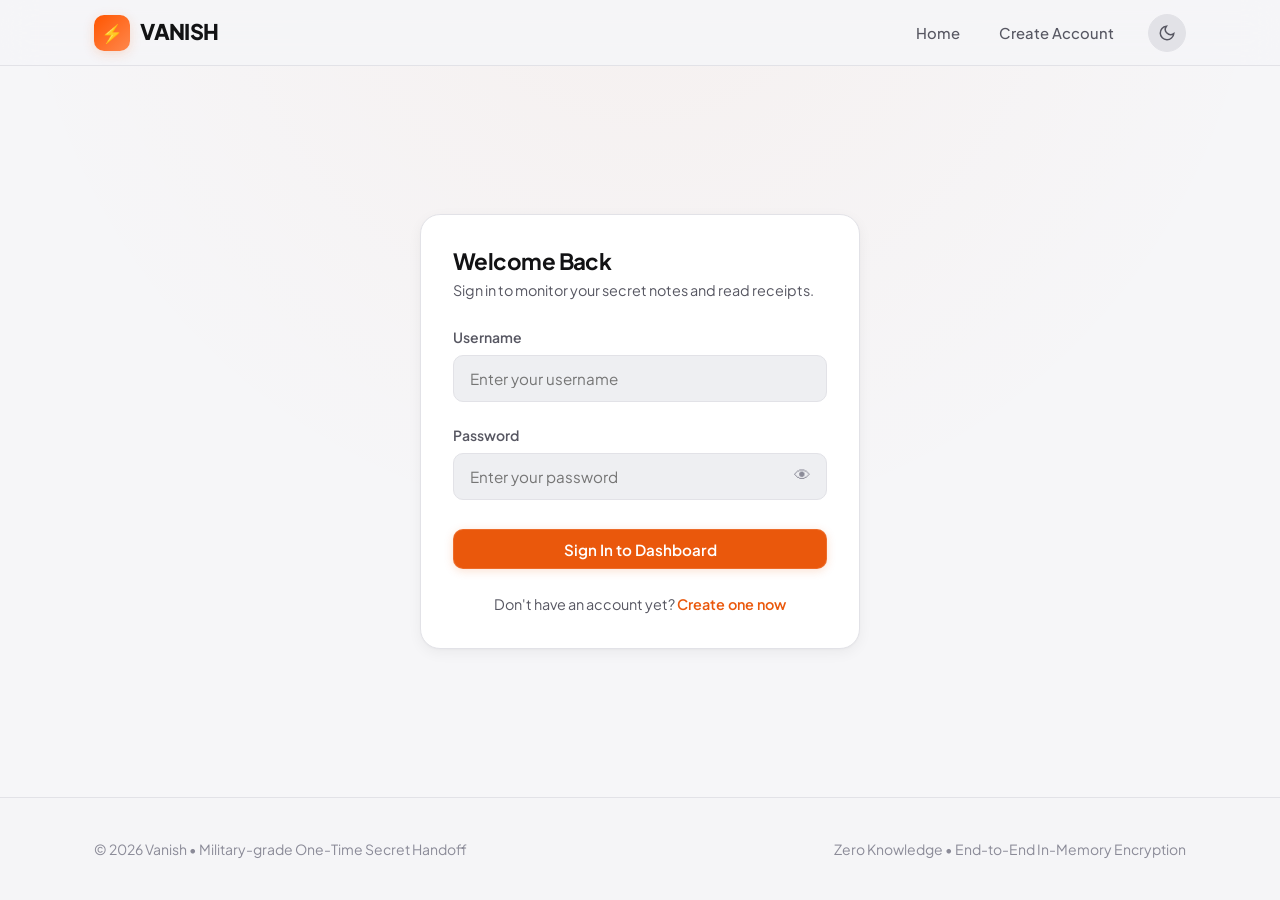
<file: phase4/web/login.html>
<!DOCTYPE html>
<html lang="en">
<head>
  <meta charset="UTF-8">
  <meta name="viewport" content="width=device-width, initial-scale=1.0">
  <title>Sign In — Vanish</title>
  <meta name="description" content="Sign in to your Vanish account to access your active notes ledger and manage one-time secrets.">
  <link rel="stylesheet" href="css/style.css">
  <script src="js/theme.js"></script>
</head>
<body>

  <!-- Navigation Bar -->
  <header class="navbar">
    <div class="container nav-wrapper">
      <a href="index.html" class="brand">
        <span class="brand-icon">⚡</span>
        <span>VANISH</span>
      </a>

      <div class="nav-right">
        <nav>
          <ul class="nav-links">
            <li><a href="index.html" class="nav-link">Home</a></li>
            <li><a href="register.html" class="nav-link">Create Account</a></li>
          </ul>
        </nav>
        <button type="button" class="theme-toggle-btn" aria-label="Toggle theme"></button>
      </div>
    </div>
  </header>

  <!-- Main Content -->
  <main class="auth-wrapper">
    <div class="card auth-card">
      <div class="card-header">
        <h1 class="card-title">Welcome Back</h1>
        <p class="card-subtitle">Sign in to monitor your secret notes and read receipts.</p>
      </div>

      <!-- Server Alert -->
      <div id="serverAlert" style="display: none;"></div>

      <!-- Login Form -->
      <form id="loginForm" action="login" method="POST" novalidate>
        
        <!-- Username Field -->
        <div class="form-group">
          <label for="username" class="form-label">Username</label>
          <input 
            type="text" 
            id="username" 
            name="username" 
            class="form-control" 
            placeholder="Enter your username" 
            autocomplete="username"
            required>
          <div id="usernameError" class="error-feedback"></div>
        </div>

        <!-- Password Field -->
        <div class="form-group">
          <label for="password" class="form-label">Password</label>
          <div class="password-wrapper">
            <input 
              type="password" 
              id="password" 
              name="password" 
              class="form-control" 
              placeholder="Enter your password" 
              autocomplete="current-password"
              required>
            <button type="button" class="toggle-password" id="togglePasswordBtn" aria-label="Show password">👁</button>
          </div>
          <div id="passwordError" class="error-feedback"></div>
        </div>

        <!-- Submit Button -->
        <button type="submit" id="loginSubmitBtn" class="btn btn-primary btn-block" style="margin-top: 0.5rem;">
          <span>Sign In to Dashboard</span>
        </button>
      </form>

      <div style="margin-top: 1.5rem; text-align: center; font-size: 0.9rem;">
        <span style="color: var(--text-secondary);">Don't have an account yet?</span> 
        <a href="register.html" style="font-weight: 600;">Create one now</a>
      </div>
    </div>
  </main>

  <!-- Toast Container -->
  <div class="toast-container"></div>

  <!-- Footer -->
  <footer>
    <div class="container footer-content">
      <div>&copy; 2026 Vanish &bull; Military-grade One-Time Secret Handoff</div>
      <div><span>Zero Knowledge &bull; End-to-End In-Memory Encryption</span></div>
    </div>
  </footer>

  <script src="js/validation.js"></script>
  <script>
    document.addEventListener('DOMContentLoaded', () => {
      const urlParams = new URLSearchParams(window.location.search);
      const serverAlert = document.getElementById('serverAlert');
      if (urlParams.has('error')) {
        serverAlert.className = 'alert alert-danger';
        serverAlert.textContent = urlParams.get('error');
        serverAlert.style.display = 'flex';
      } else if (urlParams.has('msg')) {
        serverAlert.className = 'alert alert-success';
        serverAlert.textContent = urlParams.get('msg');
        serverAlert.style.display = 'flex';
      }

      const form = document.getElementById('loginForm');
      const usernameInput = document.getElementById('username');
      const passwordInput = document.getElementById('password');
      const usernameError = document.getElementById('usernameError');
      const passwordError = document.getElementById('passwordError');

      form.addEventListener('submit', (e) => {
        const uVal = usernameInput.value.trim();
        const pVal = passwordInput.value;

        const uRes = uVal.length === 0 ? { valid: false, message: 'Please enter your username.' } : { valid: true };
        const pRes = pVal.length === 0 ? { valid: false, message: 'Please enter your password.' } : { valid: true };

        VanishValidation.setFieldState(usernameInput, usernameError, uRes);
        VanishValidation.setFieldState(passwordInput, passwordError, pRes);

        if (!uRes.valid || !pRes.valid) {
          e.preventDefault();
          if (!uRes.valid) usernameInput.focus();
          else passwordInput.focus();
        }
      });
    });
  </script>
</body>
</html>
</file>
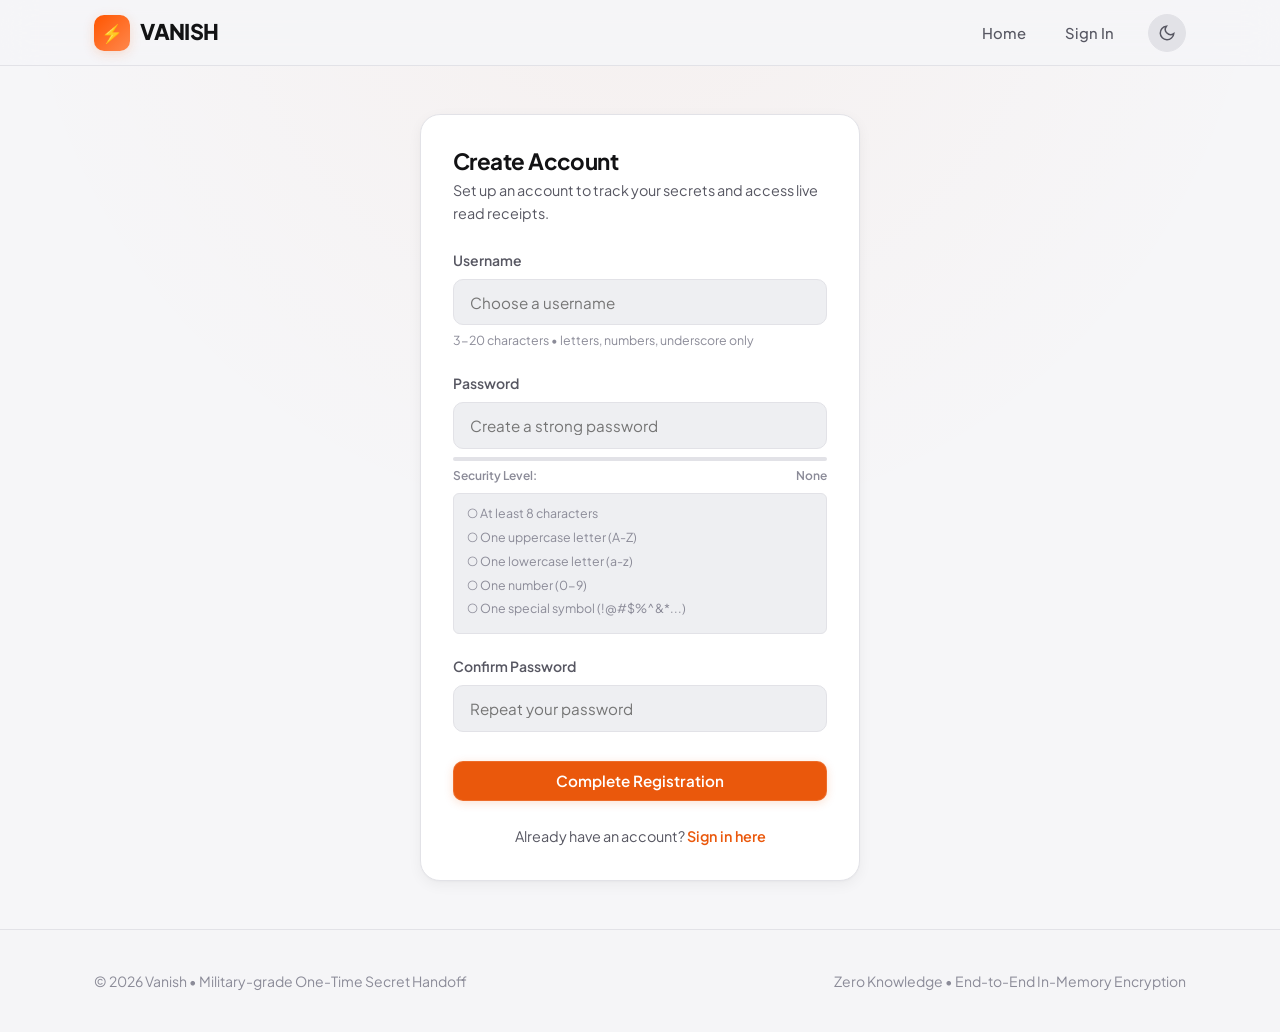
<file: phase4/web/register.html>
<!DOCTYPE html>
<html lang="en">
<head>
  <meta charset="UTF-8">
  <meta name="viewport" content="width=device-width, initial-scale=1.0">
  <title>Create Account — Vanish</title>
  <meta name="description" content="Register an account on Vanish to create and monitor self-destructing encrypted secret notes.">
  <link rel="stylesheet" href="css/style.css">
  <script src="js/theme.js"></script>
</head>
<body>

  <!-- Navigation Bar -->
  <header class="navbar">
    <div class="container nav-wrapper">
      <a href="index.html" class="brand">
        <span class="brand-icon">⚡</span>
        <span>VANISH</span>
      </a>

      <div class="nav-right">
        <nav>
          <ul class="nav-links">
            <li><a href="index.html" class="nav-link">Home</a></li>
            <li><a href="login.html" class="nav-link">Sign In</a></li>
          </ul>
        </nav>
        <button type="button" class="theme-toggle-btn" aria-label="Toggle theme"></button>
      </div>
    </div>
  </header>

  <!-- Main Content -->
  <main class="auth-wrapper">
    <div class="card auth-card">
      <div class="card-header">
        <h1 class="card-title">Create Account</h1>
        <p class="card-subtitle">Set up an account to track your secrets and access live read receipts.</p>
      </div>

      <!-- Server Error Alert -->
      <div id="serverAlert" style="display: none;"></div>

      <!-- Registration Form -->
      <form id="registerForm" action="register" method="POST" novalidate>
        
        <!-- Username Field -->
        <div class="form-group">
          <label for="username" class="form-label">Username</label>
          <input 
            type="text" 
            id="username" 
            name="username" 
            class="form-control" 
            placeholder="Choose a username" 
            autocomplete="username"
            required>
          <div id="usernameError" class="error-feedback"></div>
          <div class="form-hint">
            <span>3-20 characters &bull; letters, numbers, underscore only</span>
          </div>
        </div>

        <!-- Password Field -->
        <div class="form-group">
          <label for="password" class="form-label">Password</label>
          <input 
            type="password" 
            id="password" 
            name="password" 
            class="form-control" 
            placeholder="Create a strong password" 
            autocomplete="new-password"
            required>
          <div id="passwordError" class="error-feedback"></div>
          
          <!-- Live Password Strength Meter -->
          <div class="strength-meter">
            <div class="strength-bar-bg">
              <div id="strengthBar" class="strength-bar-fill"></div>
            </div>
            <div class="strength-label">
              <span>Security Level:</span>
              <span id="strengthText">None</span>
            </div>
          </div>

          <!-- Live Password Checklist -->
          <ul class="checklist" id="pwdChecklist">
            <li id="check-len">○ At least 8 characters</li>
            <li id="check-upper">○ One uppercase letter (A-Z)</li>
            <li id="check-lower">○ One lowercase letter (a-z)</li>
            <li id="check-digit">○ One number (0-9)</li>
            <li id="check-special">○ One special symbol (!@#$%^&*...)</li>
          </ul>
        </div>

        <!-- Confirm Password Field -->
        <div class="form-group">
          <label for="confirmPassword" class="form-label">Confirm Password</label>
          <input 
            type="password" 
            id="confirmPassword" 
            name="confirmPassword" 
            class="form-control" 
            placeholder="Repeat your password" 
            autocomplete="new-password"
            required>
          <div id="confirmPasswordError" class="error-feedback"></div>
        </div>

        <!-- Submit Button -->
        <button type="submit" id="registerSubmitBtn" class="btn btn-primary btn-block" style="margin-top: 0.5rem;">
          <span>Complete Registration</span>
        </button>
      </form>

      <div style="margin-top: 1.5rem; text-align: center; font-size: 0.9rem;">
        <span style="color: var(--text-secondary);">Already have an account?</span> 
        <a href="login.html" style="font-weight: 600;">Sign in here</a>
      </div>
    </div>
  </main>

  <!-- Toast Container -->
  <div class="toast-container"></div>

  <!-- Footer -->
  <footer>
    <div class="container footer-content">
      <div>&copy; 2026 Vanish &bull; Military-grade One-Time Secret Handoff</div>
      <div><span>Zero Knowledge &bull; End-to-End In-Memory Encryption</span></div>
    </div>
  </footer>

  <!-- Scripts -->
  <script src="js/validation.js"></script>
  <script>
    document.addEventListener('DOMContentLoaded', () => {
      const urlParams = new URLSearchParams(window.location.search);
      const serverAlert = document.getElementById('serverAlert');
      if (urlParams.has('error')) {
        serverAlert.className = 'alert alert-danger';
        serverAlert.textContent = urlParams.get('error');
        serverAlert.style.display = 'flex';
      }

      const form = document.getElementById('registerForm');
      const usernameInput = document.getElementById('username');
      const passwordInput = document.getElementById('password');
      const confirmInput = document.getElementById('confirmPassword');

      const usernameError = document.getElementById('usernameError');
      const passwordError = document.getElementById('passwordError');
      const confirmError = document.getElementById('confirmPasswordError');

      const strengthBar = document.getElementById('strengthBar');
      const strengthText = document.getElementById('strengthText');

      const checkLen = document.getElementById('check-len');
      const checkUpper = document.getElementById('check-upper');
      const checkLower = document.getElementById('check-lower');
      const checkDigit = document.getElementById('check-digit');
      const checkSpecial = document.getElementById('check-special');

      // Live validation on username
      usernameInput.addEventListener('input', () => {
        const res = VanishValidation.validateUsername(usernameInput.value);
        VanishValidation.setFieldState(usernameInput, usernameError, res);
      });

      // Live validation on password with strength meter
      passwordInput.addEventListener('input', () => {
        const res = VanishValidation.validatePassword(passwordInput.value);
        VanishValidation.setFieldState(passwordInput, passwordError, res);

        const updateCheck = (el, valid, text) => {
          el.className = valid ? 'valid' : '';
          el.textContent = (valid ? '✓ ' : '○ ') + text;
        };
        updateCheck(checkLen, res.checks.length, 'At least 8 characters');
        updateCheck(checkUpper, res.checks.upper, 'One uppercase letter (A-Z)');
        updateCheck(checkLower, res.checks.lower, 'One lowercase letter (a-z)');
        updateCheck(checkDigit, res.checks.digit, 'One number (0-9)');
        updateCheck(checkSpecial, res.checks.special, 'One special symbol (!@#$%^&*...)');

        strengthBar.style.width = res.score + '%';
        if (res.score <= 40) {
          strengthBar.style.backgroundColor = 'var(--danger)';
          strengthText.textContent = 'Weak';
          strengthText.style.color = 'var(--danger)';
        } else if (res.score <= 80) {
          strengthBar.style.backgroundColor = 'var(--warning)';
          strengthText.textContent = 'Moderate';
          strengthText.style.color = 'var(--warning)';
        } else {
          strengthBar.style.backgroundColor = 'var(--success)';
          strengthText.textContent = 'Strong (Protected)';
          strengthText.style.color = 'var(--success)';
        }

        if (confirmInput.value.length > 0) {
          const matchRes = VanishValidation.validatePasswordConfirmation(passwordInput.value, confirmInput.value);
          VanishValidation.setFieldState(confirmInput, confirmError, matchRes);
        }
      });

      // Live validation on confirm password
      confirmInput.addEventListener('input', () => {
        const res = VanishValidation.validatePasswordConfirmation(passwordInput.value, confirmInput.value);
        VanishValidation.setFieldState(confirmInput, confirmError, res);
      });

      // Form submission validation
      form.addEventListener('submit', (e) => {
        const uRes = VanishValidation.validateUsername(usernameInput.value);
        const pRes = VanishValidation.validatePassword(passwordInput.value);
        const cRes = VanishValidation.validatePasswordConfirmation(passwordInput.value, confirmInput.value);

        VanishValidation.setFieldState(usernameInput, usernameError, uRes);
        VanishValidation.setFieldState(passwordInput, passwordError, pRes);
        VanishValidation.setFieldState(confirmInput, confirmError, cRes);

        if (!uRes.valid || !pRes.valid || !cRes.valid) {
          e.preventDefault();
          if (!uRes.valid) usernameInput.focus();
          else if (!pRes.valid) passwordInput.focus();
          else confirmInput.focus();
        }
      });
    });
  </script>
</body>
</html>
</file>
<file: phase3/css/style.css>
/* ==========================================================================
   VANISH - Secure One-Time Secret Note Handoff
   Design System: Obsidian & Ember Minimalist (Light & Dark Mode)
   Tailored to avoid generic AI navy/indigo; crafted for real human usability.
   ========================================================================== */

@import url('https://fonts.googleapis.com/css2?family=Plus+Jakarta+Sans:wght@300;400;500;600;700;800&family=JetBrains+Mono:wght@400;500;600&display=swap');

/* --- Theme Variables --- */

:root, [data-theme="dark"] {
  /* Rich Neutral Obsidian Matte Palette (Zero navy/indigo tint) */
  --bg-primary: #0a0a0c;
  --bg-secondary: #121215;
  --bg-card: #151518;
  --bg-card-hover: #1c1c20;
  --bg-card-solid: #151518;
  --bg-input: #0e0e11;
  --border-subtle: rgba(255, 255, 255, 0.08);
  --border-hover: rgba(255, 255, 255, 0.16);
  --border-focus: #ff5500;

  --text-primary: #f2f2f5;
  --text-secondary: #90909c;
  --text-muted: #5e5e6a;
  --text-accent: #ff6a1a;

  /* Primary Brand: Electric Ember / Flame */
  --primary: #ff5500;
  --primary-hover: #e04b00;
  --primary-glow: rgba(255, 85, 0, 0.25);

  --accent-amber: #f59e0b;
  --accent-warm: #ff884d;
  --success: #10b981;
  --success-bg: rgba(16, 185, 129, 0.1);
  --success-border: rgba(16, 185, 129, 0.25);
  --danger: #ef4444;
  --danger-bg: rgba(239, 68, 68, 0.1);
  --danger-border: rgba(239, 68, 68, 0.25);
  --warning: #f59e0b;
  --warning-bg: rgba(245, 158, 11, 0.1);
  --info-bg: #18181c;
  --info-border: rgba(255, 255, 255, 0.1);

  --shadow-sm: 0 1px 2px rgba(0, 0, 0, 0.5);
  --shadow-md: 0 4px 18px rgba(0, 0, 0, 0.5), 0 1px 3px rgba(0, 0, 0, 0.3);
  --shadow-lg: 0 16px 44px rgba(0, 0, 0, 0.7), 0 2px 6px rgba(0, 0, 0, 0.4);
  --glow-ambient: radial-gradient(circle at 50% -10%, rgba(255, 85, 0, 0.06) 0%, transparent 55%);
  --nav-bg: rgba(10, 10, 12, 0.88);
}

[data-theme="light"] {
  /* Warm Architectural Porcelain Palette */
  --bg-primary: #f6f6f8;
  --bg-secondary: #ffffff;
  --bg-card: #ffffff;
  --bg-card-hover: #fafafc;
  --bg-card-solid: #ffffff;
  --bg-input: #eeeff2;
  --border-subtle: #e2e2e7;
  --border-hover: #c8c8d0;
  --border-focus: #ea580c;

  --text-primary: #121214;
  --text-secondary: #575762;
  --text-muted: #8b8b98;
  --text-accent: #ea580c;

  /* Primary Brand: Deep Incinerator Flame */
  --primary: #ea580c;
  --primary-hover: #c2410c;
  --primary-glow: rgba(234, 88, 12, 0.18);

  --accent-amber: #d97706;
  --accent-warm: #f97316;
  --success: #059669;
  --success-bg: rgba(5, 150, 105, 0.08);
  --success-border: rgba(5, 150, 105, 0.25);
  --danger: #dc2626;
  --danger-bg: rgba(220, 38, 38, 0.08);
  --danger-border: rgba(220, 38, 38, 0.25);
  --warning: #d97706;
  --warning-bg: rgba(217, 119, 6, 0.08);
  --info-bg: #ececf1;
  --info-border: #dcdce2;

  --shadow-sm: 0 1px 2px rgba(0, 0, 0, 0.04);
  --shadow-md: 0 4px 14px rgba(0, 0, 0, 0.05), 0 1px 3px rgba(0, 0, 0, 0.03);
  --shadow-lg: 0 16px 36px rgba(0, 0, 0, 0.07), 0 2px 6px rgba(0, 0, 0, 0.02);
  --glow-ambient: radial-gradient(circle at 50% -10%, rgba(234, 88, 12, 0.04) 0%, transparent 55%);
  --nav-bg: rgba(246, 246, 248, 0.9);
}

:root {
  --radius-sm: 6px;
  --radius-md: 10px;
  --radius-lg: 16px;
  --radius-xl: 20px;
  --font-sans: 'Plus Jakarta Sans', -apple-system, BlinkMacSystemFont, 'Segoe UI', Roboto, sans-serif;
  --font-mono: 'JetBrains Mono', monospace;
  --transition: all 0.2s cubic-bezier(0.4, 0, 0.2, 1);
}

/* Global Reset */
*, *::before, *::after {
  box-sizing: border-box;
  margin: 0;
  padding: 0;
}

body {
  font-family: var(--font-sans);
  background-color: var(--bg-primary);
  background-image: var(--glow-ambient);
  background-attachment: fixed;
  color: var(--text-primary);
  min-height: 100vh;
  line-height: 1.6;
  overflow-x: hidden;
  display: flex;
  flex-direction: column;
  transition: background-color 0.25s ease, color 0.25s ease;
}

/* Typography */
h1, h2, h3, h4, h5, h6 {
  color: var(--text-primary);
  font-weight: 700;
  letter-spacing: -0.025em;
  line-height: 1.25;
}

h1 { font-size: 2.5rem; }
h2 { font-size: 1.85rem; }
h3 { font-size: 1.25rem; }
p { color: var(--text-secondary); }

a {
  color: var(--primary);
  text-decoration: none;
  transition: var(--transition);
}

a:hover {
  color: var(--text-accent);
}

code, .code-font {
  font-family: var(--font-mono);
}

/* Layout */
.container {
  width: 100%;
  max-width: 1140px;
  margin: 0 auto;
  padding: 0 1.5rem;
}

/* Navigation Bar */
.navbar {
  background: var(--nav-bg);
  backdrop-filter: blur(16px);
  -webkit-backdrop-filter: blur(16px);
  border-bottom: 1px solid var(--border-subtle);
  position: sticky;
  top: 0;
  z-index: 100;
  padding: 0.85rem 0;
  transition: background-color 0.25s ease, border-color 0.25s ease;
}

.nav-wrapper {
  display: flex;
  justify-content: space-between;
  align-items: center;
}

.brand {
  display: flex;
  align-items: center;
  gap: 0.65rem;
  font-size: 1.35rem;
  font-weight: 800;
  letter-spacing: -0.03em;
  color: var(--text-primary);
  text-decoration: none !important;
}

.brand-icon {
  width: 36px;
  height: 36px;
  background: linear-gradient(135deg, #ff5500, #ff884d);
  border-radius: 10px;
  display: flex;
  align-items: center;
  justify-content: center;
  color: #ffffff;
  font-size: 1.1rem;
  box-shadow: 0 3px 12px var(--primary-glow);
}

.nav-right {
  display: flex;
  align-items: center;
  gap: 1.25rem;
}

.nav-links {
  display: flex;
  align-items: center;
  gap: 0.75rem;
  list-style: none;
}

.nav-link {
  color: var(--text-secondary);
  font-size: 0.925rem;
  font-weight: 500;
  padding: 0.45rem 0.85rem;
  border-radius: var(--radius-sm);
  transition: var(--transition);
  text-decoration: none !important;
}

.nav-link:hover, .nav-link.active {
  color: var(--text-primary);
  background: var(--border-subtle);
}

/* Theme Toggle Button */
.theme-toggle-btn {
  background: var(--border-subtle);
  border: 1px solid var(--border-subtle);
  color: var(--text-secondary);
  width: 38px;
  height: 38px;
  border-radius: 50%;
  display: inline-flex;
  align-items: center;
  justify-content: center;
  cursor: pointer;
  transition: var(--transition);
}

.theme-toggle-btn:hover {
  color: var(--text-primary);
  background: var(--border-hover);
  transform: rotate(15deg);
}

.user-badge {
  display: flex;
  align-items: center;
  gap: 0.5rem;
  background: var(--border-subtle);
  border: 1px solid var(--border-subtle);
  padding: 0.4rem 0.85rem;
  border-radius: 30px;
  font-size: 0.875rem;
  font-weight: 600;
  color: var(--text-primary);
}

.user-avatar {
  width: 24px;
  height: 24px;
  background: linear-gradient(135deg, #ff5500, #f59e0b);
  color: #ffffff;
  border-radius: 50%;
  display: inline-flex;
  align-items: center;
  justify-content: center;
  font-size: 0.75rem;
}

/* Buttons */
.btn {
  display: inline-flex;
  align-items: center;
  justify-content: center;
  gap: 0.5rem;
  font-family: var(--font-sans);
  font-size: 0.95rem;
  font-weight: 600;
  padding: 0.7rem 1.4rem;
  border-radius: var(--radius-md);
  border: 1px solid transparent;
  cursor: pointer;
  transition: var(--transition);
  text-decoration: none !important;
  line-height: 1;
}

.btn-primary {
  background: var(--primary);
  color: #ffffff !important;
  box-shadow: 0 2px 10px var(--primary-glow);
  border: 1px solid rgba(255, 255, 255, 0.12);
}

.btn-primary:hover {
  background: var(--primary-hover);
  box-shadow: 0 4px 16px var(--primary-glow);
  transform: translateY(-1px);
}

.btn-secondary {
  background: var(--border-subtle);
  color: var(--text-primary);
  border-color: var(--border-subtle);
}

.btn-secondary:hover {
  background: var(--border-hover);
  border-color: var(--border-hover);
}

.btn-outline {
  background: transparent;
  color: var(--text-primary);
  border: 1px solid var(--border-subtle);
}

.btn-outline:hover {
  border-color: var(--primary);
  color: var(--primary);
}

.btn-danger {
  background: var(--danger-bg);
  color: var(--danger);
  border-color: var(--danger-border);
}

.btn-danger:hover {
  background: var(--danger);
  color: #ffffff;
}

.btn-sm {
  padding: 0.45rem 0.85rem;
  font-size: 0.825rem;
  border-radius: var(--radius-sm);
}

.btn-lg {
  padding: 0.85rem 1.8rem;
  font-size: 1.05rem;
  border-radius: var(--radius-lg);
}

.btn-block {
  width: 100%;
}

/* Cards */
.card {
  background: var(--bg-card);
  backdrop-filter: blur(20px);
  -webkit-backdrop-filter: blur(20px);
  border: 1px solid var(--border-subtle);
  border-radius: var(--radius-xl);
  padding: 2rem;
  box-shadow: var(--shadow-md);
  transition: var(--transition);
}

.card:hover {
  border-color: var(--border-hover);
}

.card-header {
  margin-bottom: 1.5rem;
}

.card-title {
  font-size: 1.4rem;
  font-weight: 700;
  display: flex;
  align-items: center;
  gap: 0.5rem;
}

.card-subtitle {
  font-size: 0.9rem;
  color: var(--text-secondary);
  margin-top: 0.25rem;
}

/* Auth Cards */
.auth-wrapper {
  display: flex;
  align-items: center;
  justify-content: center;
  flex: 1;
  padding: 3rem 1rem;
}

.auth-card {
  width: 100%;
  max-width: 440px;
  animation: fadeIn 0.3s ease-out;
}

/* Forms */
.form-group {
  margin-bottom: 1.35rem;
}

.form-label {
  display: block;
  font-size: 0.875rem;
  font-weight: 600;
  color: var(--text-secondary);
  margin-bottom: 0.45rem;
}

.form-control {
  width: 100%;
  padding: 0.8rem 1rem;
  font-family: var(--font-sans);
  font-size: 0.95rem;
  color: var(--text-primary);
  background: var(--bg-input);
  border: 1px solid var(--border-subtle);
  border-radius: var(--radius-md);
  transition: var(--transition);
  outline: none;
}

.form-control:focus {
  border-color: var(--border-focus);
  box-shadow: 0 0 0 3px var(--primary-glow);
}

.form-control.is-invalid {
  border-color: var(--danger) !important;
  box-shadow: 0 0 0 3px var(--danger-bg) !important;
}

.form-control.is-valid {
  border-color: var(--success) !important;
}

textarea.form-control {
  resize: vertical;
  min-height: 120px;
  line-height: 1.5;
}

.form-hint {
  font-size: 0.775rem;
  color: var(--text-muted);
  margin-top: 0.35rem;
  display: flex;
  justify-content: space-between;
}

/* Password Toggle Wrapper */
.password-wrapper {
  position: relative;
  display: flex;
  align-items: center;
}

.password-wrapper .form-control {
  padding-right: 2.75rem;
}

.toggle-password {
  position: absolute;
  right: 0.75rem;
  background: transparent;
  border: none;
  color: var(--text-muted);
  cursor: pointer;
  padding: 0.25rem;
  font-size: 1.05rem;
  transition: var(--transition);
}

.toggle-password:hover {
  color: var(--text-primary);
}

.error-feedback {
  display: none;
  font-size: 0.8rem;
  color: var(--danger);
  margin-top: 0.35rem;
  font-weight: 500;
}

.error-feedback.show {
  display: flex;
  align-items: center;
  gap: 0.35rem;
}

/* Password Strength Meter */
.strength-meter {
  margin-top: 0.5rem;
}

.strength-bar-bg {
  height: 4px;
  background: var(--border-subtle);
  border-radius: 4px;
  overflow: hidden;
  margin-bottom: 0.35rem;
}

.strength-bar-fill {
  height: 100%;
  width: 0%;
  transition: width 0.3s ease, background-color 0.3s ease;
}

.strength-label {
  font-size: 0.75rem;
  font-weight: 600;
  display: flex;
  justify-content: space-between;
  color: var(--text-muted);
}

.checklist {
  list-style: none;
  margin-top: 0.5rem;
  padding: 0.6rem 0.8rem;
  background: var(--bg-input);
  border-radius: var(--radius-sm);
  border: 1px solid var(--border-subtle);
  font-size: 0.775rem;
}

.checklist li {
  color: var(--text-muted);
  display: flex;
  align-items: center;
  gap: 0.4rem;
  margin-bottom: 0.25rem;
}

.checklist li.valid {
  color: var(--success);
}

/* Alerts */
.alert {
  padding: 0.85rem 1.15rem;
  border-radius: var(--radius-md);
  margin-bottom: 1.25rem;
  font-size: 0.9rem;
  display: flex;
  align-items: flex-start;
  gap: 0.75rem;
}

.alert-success {
  background: var(--success-bg);
  border: 1px solid var(--success-border);
  color: var(--success);
}

.alert-danger {
  background: var(--danger-bg);
  border: 1px solid var(--danger-border);
  color: var(--danger);
}

.alert-info {
  background: var(--info-bg);
  border: 1px solid var(--info-border);
  color: var(--text-secondary);
}

.alert-warning {
  background: var(--warning-bg);
  border: 1px solid rgba(245, 158, 11, 0.3);
  color: var(--warning);
}


/* Badges */
.badge {
  display: inline-flex;
  align-items: center;
  padding: 0.25rem 0.65rem;
  font-size: 0.75rem;
  font-weight: 700;
  letter-spacing: 0.05em;
  text-transform: uppercase;
  border-radius: 6px;
  line-height: 1;
}

.badge-unread {
  background: var(--success-bg);
  color: var(--success);
  border: 1px solid var(--success-border);
}

.badge-burned {
  background: var(--danger-bg);
  color: var(--danger);
  border: 1px solid var(--danger-border);
}

.badge-expired {
  background: var(--border-subtle);
  color: var(--text-muted);
  border: 1px solid var(--border-subtle);
}

/* Table */
.table-responsive {
  width: 100%;
  overflow-x: auto;
  border-radius: var(--radius-lg);
  border: 1px solid var(--border-subtle);
}

.table {
  width: 100%;
  border-collapse: collapse;
  text-align: left;
  font-size: 0.9rem;
}

.table th {
  background: var(--bg-input);
  padding: 0.9rem 1.1rem;
  font-weight: 600;
  color: var(--text-secondary);
  border-bottom: 1px solid var(--border-subtle);
  white-space: nowrap;
}

.table td {
  padding: 1rem 1.1rem;
  border-bottom: 1px solid var(--border-subtle);
  color: var(--text-primary);
  vertical-align: middle;
}

.table tr:last-child td {
  border-bottom: none;
}

.table tr:hover td {
  background: var(--border-subtle);
}

/* Secret Boxes */
.secret-box {
  background: var(--success-bg);
  border: 1px solid var(--success-border);
  border-radius: var(--radius-lg);
  padding: 1.5rem;
  margin: 1.5rem 0;
  box-shadow: var(--shadow-sm);
}

.secret-text {
  font-family: var(--font-mono);
  font-size: 1.25rem;
  color: var(--success);
  word-break: break-all;
  white-space: pre-wrap;
  padding: 0.5rem 0;
}

.burned-box {
  background: var(--danger-bg);
  border: 1px dashed var(--danger-border);
  border-radius: var(--radius-lg);
  padding: 2.5rem 1.5rem;
  text-align: center;
  margin: 1.5rem 0;
}

.flame-icon {
  font-size: 3rem;
  margin-bottom: 0.75rem;
}

/* Feature Cards Grid (Hero) */
.features-grid {
  display: grid;
  grid-template-columns: repeat(3, 1fr);
  gap: 1.5rem;
  margin: 4rem 0 2rem 0;
}

@media (max-width: 900px) {
  .features-grid {
    grid-template-columns: 1fr;
  }
}

.feature-card {
  background: var(--bg-card);
  border: 1px solid var(--border-subtle);
  border-radius: var(--radius-lg);
  padding: 1.75rem;
  transition: var(--transition);
}

.feature-card:hover {
  transform: translateY(-2px);
  border-color: var(--border-hover);
  box-shadow: var(--shadow-md);
}

.feature-icon-wrapper {
  width: 44px;
  height: 44px;
  background: var(--border-subtle);
  border: 1px solid var(--border-subtle);
  border-radius: var(--radius-md);
  display: flex;
  align-items: center;
  justify-content: center;
  font-size: 1.35rem;
  margin-bottom: 1rem;
}

/* Steps Section */
.steps-container {
  display: grid;
  grid-template-columns: repeat(3, 1fr);
  gap: 2rem;
  margin: 3rem 0;
}

@media (max-width: 800px) {
  .steps-container {
    grid-template-columns: 1fr;
  }
}

.step-card {
  position: relative;
  background: var(--bg-card);
  border: 1px solid var(--border-subtle);
  border-radius: var(--radius-lg);
  padding: 2rem 1.5rem;
  text-align: left;
}

.step-number {
  font-size: 1.75rem;
  font-weight: 800;
  color: var(--primary);
  opacity: 0.65;
  margin-bottom: 0.5rem;
  font-family: var(--font-mono);
}

/* Toast Container */
.toast-container {
  position: fixed;
  bottom: 2rem;
  right: 2rem;
  z-index: 1000;
  display: flex;
  flex-direction: column;
  gap: 0.75rem;
}

.toast {
  background: var(--bg-card-solid);
  border: 1px solid var(--border-subtle);
  border-radius: var(--radius-md);
  padding: 0.9rem 1.25rem;
  box-shadow: var(--shadow-lg);
  color: var(--text-primary);
  display: flex;
  align-items: center;
  gap: 0.75rem;
  animation: slideInRight 0.3s ease;
}

.toast-success { border-color: var(--success); }
.toast-error { border-color: var(--danger); }

/* Grid Utility */
.grid-2 {
  display: grid;
  grid-template-columns: repeat(2, 1fr);
  gap: 1.25rem;
}

@media (max-width: 768px) {
  .grid-2 {
    grid-template-columns: 1fr;
  }
}

/* Animations */
@keyframes fadeIn {
  from { opacity: 0; transform: translateY(6px); }
  to { opacity: 1; transform: translateY(0); }
}

@keyframes slideInRight {
  from { opacity: 0; transform: translateX(20px); }
  to { opacity: 1; transform: translateX(0); }
}

/* Footer */
footer {
  margin-top: auto;
  padding: 2.5rem 0;
  border-top: 1px solid var(--border-subtle);
  font-size: 0.875rem;
  color: var(--text-muted);
  background: var(--nav-bg);
}

.footer-content {
  display: flex;
  justify-content: space-between;
  align-items: center;
  flex-wrap: wrap;
  gap: 1rem;
}
</file>
<file: phase4/web/css/style.css>
/* ==========================================================================
   VANISH - Secure One-Time Secret Note Handoff
   Design System: Obsidian & Ember Minimalist (Light & Dark Mode)
   Tailored to avoid generic AI navy/indigo; crafted for real human usability.
   ========================================================================== */

@import url('https://fonts.googleapis.com/css2?family=Plus+Jakarta+Sans:wght@300;400;500;600;700;800&family=JetBrains+Mono:wght@400;500;600&display=swap');

/* --- Theme Variables --- */

:root, [data-theme="dark"] {
  /* Rich Neutral Obsidian Matte Palette (Zero navy/indigo tint) */
  --bg-primary: #0a0a0c;
  --bg-secondary: #121215;
  --bg-card: #151518;
  --bg-card-hover: #1c1c20;
  --bg-card-solid: #151518;
  --bg-input: #0e0e11;
  --border-subtle: rgba(255, 255, 255, 0.08);
  --border-hover: rgba(255, 255, 255, 0.16);
  --border-focus: #ff5500;

  --text-primary: #f2f2f5;
  --text-secondary: #90909c;
  --text-muted: #5e5e6a;
  --text-accent: #ff6a1a;

  /* Primary Brand: Electric Ember / Flame */
  --primary: #ff5500;
  --primary-hover: #e04b00;
  --primary-glow: rgba(255, 85, 0, 0.25);

  --accent-amber: #f59e0b;
  --accent-warm: #ff884d;
  --success: #10b981;
  --success-bg: rgba(16, 185, 129, 0.1);
  --success-border: rgba(16, 185, 129, 0.25);
  --danger: #ef4444;
  --danger-bg: rgba(239, 68, 68, 0.1);
  --danger-border: rgba(239, 68, 68, 0.25);
  --warning: #f59e0b;
  --warning-bg: rgba(245, 158, 11, 0.1);
  --info-bg: #18181c;
  --info-border: rgba(255, 255, 255, 0.1);

  --shadow-sm: 0 1px 2px rgba(0, 0, 0, 0.5);
  --shadow-md: 0 4px 18px rgba(0, 0, 0, 0.5), 0 1px 3px rgba(0, 0, 0, 0.3);
  --shadow-lg: 0 16px 44px rgba(0, 0, 0, 0.7), 0 2px 6px rgba(0, 0, 0, 0.4);
  --glow-ambient: radial-gradient(circle at 50% -10%, rgba(255, 85, 0, 0.06) 0%, transparent 55%);
  --nav-bg: rgba(10, 10, 12, 0.88);
}

[data-theme="light"] {
  /* Warm Architectural Porcelain Palette */
  --bg-primary: #f6f6f8;
  --bg-secondary: #ffffff;
  --bg-card: #ffffff;
  --bg-card-hover: #fafafc;
  --bg-card-solid: #ffffff;
  --bg-input: #eeeff2;
  --border-subtle: #e2e2e7;
  --border-hover: #c8c8d0;
  --border-focus: #ea580c;

  --text-primary: #121214;
  --text-secondary: #575762;
  --text-muted: #8b8b98;
  --text-accent: #ea580c;

  /* Primary Brand: Deep Incinerator Flame */
  --primary: #ea580c;
  --primary-hover: #c2410c;
  --primary-glow: rgba(234, 88, 12, 0.18);

  --accent-amber: #d97706;
  --accent-warm: #f97316;
  --success: #059669;
  --success-bg: rgba(5, 150, 105, 0.08);
  --success-border: rgba(5, 150, 105, 0.25);
  --danger: #dc2626;
  --danger-bg: rgba(220, 38, 38, 0.08);
  --danger-border: rgba(220, 38, 38, 0.25);
  --warning: #d97706;
  --warning-bg: rgba(217, 119, 6, 0.08);
  --info-bg: #ececf1;
  --info-border: #dcdce2;

  --shadow-sm: 0 1px 2px rgba(0, 0, 0, 0.04);
  --shadow-md: 0 4px 14px rgba(0, 0, 0, 0.05), 0 1px 3px rgba(0, 0, 0, 0.03);
  --shadow-lg: 0 16px 36px rgba(0, 0, 0, 0.07), 0 2px 6px rgba(0, 0, 0, 0.02);
  --glow-ambient: radial-gradient(circle at 50% -10%, rgba(234, 88, 12, 0.04) 0%, transparent 55%);
  --nav-bg: rgba(246, 246, 248, 0.9);
}

:root {
  --radius-sm: 6px;
  --radius-md: 10px;
  --radius-lg: 16px;
  --radius-xl: 20px;
  --font-sans: 'Plus Jakarta Sans', -apple-system, BlinkMacSystemFont, 'Segoe UI', Roboto, sans-serif;
  --font-mono: 'JetBrains Mono', monospace;
  --transition: all 0.2s cubic-bezier(0.4, 0, 0.2, 1);
}

/* Global Reset */
*, *::before, *::after {
  box-sizing: border-box;
  margin: 0;
  padding: 0;
}

body {
  font-family: var(--font-sans);
  background-color: var(--bg-primary);
  background-image: var(--glow-ambient);
  background-attachment: fixed;
  color: var(--text-primary);
  min-height: 100vh;
  line-height: 1.6;
  overflow-x: hidden;
  display: flex;
  flex-direction: column;
  transition: background-color 0.25s ease, color 0.25s ease;
}

/* Typography */
h1, h2, h3, h4, h5, h6 {
  color: var(--text-primary);
  font-weight: 700;
  letter-spacing: -0.025em;
  line-height: 1.25;
}

h1 { font-size: 2.5rem; }
h2 { font-size: 1.85rem; }
h3 { font-size: 1.25rem; }
p { color: var(--text-secondary); }

a {
  color: var(--primary);
  text-decoration: none;
  transition: var(--transition);
}

a:hover {
  color: var(--text-accent);
}

code, .code-font {
  font-family: var(--font-mono);
}

/* Layout */
.container {
  width: 100%;
  max-width: 1140px;
  margin: 0 auto;
  padding: 0 1.5rem;
}

/* Navigation Bar */
.navbar {
  background: var(--nav-bg);
  backdrop-filter: blur(16px);
  -webkit-backdrop-filter: blur(16px);
  border-bottom: 1px solid var(--border-subtle);
  position: sticky;
  top: 0;
  z-index: 100;
  padding: 0.85rem 0;
  transition: background-color 0.25s ease, border-color 0.25s ease;
}

.nav-wrapper {
  display: flex;
  justify-content: space-between;
  align-items: center;
}

.brand {
  display: flex;
  align-items: center;
  gap: 0.65rem;
  font-size: 1.35rem;
  font-weight: 800;
  letter-spacing: -0.03em;
  color: var(--text-primary);
  text-decoration: none !important;
}

.brand-icon {
  width: 36px;
  height: 36px;
  background: linear-gradient(135deg, #ff5500, #ff884d);
  border-radius: 10px;
  display: flex;
  align-items: center;
  justify-content: center;
  color: #ffffff;
  font-size: 1.1rem;
  box-shadow: 0 3px 12px var(--primary-glow);
}

.nav-right {
  display: flex;
  align-items: center;
  gap: 1.25rem;
}

.nav-links {
  display: flex;
  align-items: center;
  gap: 0.75rem;
  list-style: none;
}

.nav-link {
  color: var(--text-secondary);
  font-size: 0.925rem;
  font-weight: 500;
  padding: 0.45rem 0.85rem;
  border-radius: var(--radius-sm);
  transition: var(--transition);
  text-decoration: none !important;
}

.nav-link:hover, .nav-link.active {
  color: var(--text-primary);
  background: var(--border-subtle);
}

/* Theme Toggle Button */
.theme-toggle-btn {
  background: var(--border-subtle);
  border: 1px solid var(--border-subtle);
  color: var(--text-secondary);
  width: 38px;
  height: 38px;
  border-radius: 50%;
  display: inline-flex;
  align-items: center;
  justify-content: center;
  cursor: pointer;
  transition: var(--transition);
}

.theme-toggle-btn:hover {
  color: var(--text-primary);
  background: var(--border-hover);
  transform: rotate(15deg);
}

.user-badge {
  display: flex;
  align-items: center;
  gap: 0.5rem;
  background: var(--border-subtle);
  border: 1px solid var(--border-subtle);
  padding: 0.4rem 0.85rem;
  border-radius: 30px;
  font-size: 0.875rem;
  font-weight: 600;
  color: var(--text-primary);
}

.user-avatar {
  width: 24px;
  height: 24px;
  background: linear-gradient(135deg, #ff5500, #f59e0b);
  color: #ffffff;
  border-radius: 50%;
  display: inline-flex;
  align-items: center;
  justify-content: center;
  font-size: 0.75rem;
}

/* Buttons */
.btn {
  display: inline-flex;
  align-items: center;
  justify-content: center;
  gap: 0.5rem;
  font-family: var(--font-sans);
  font-size: 0.95rem;
  font-weight: 600;
  padding: 0.7rem 1.4rem;
  border-radius: var(--radius-md);
  border: 1px solid transparent;
  cursor: pointer;
  transition: var(--transition);
  text-decoration: none !important;
  line-height: 1;
}

.btn-primary {
  background: var(--primary);
  color: #ffffff !important;
  box-shadow: 0 2px 10px var(--primary-glow);
  border: 1px solid rgba(255, 255, 255, 0.12);
}

.btn-primary:hover {
  background: var(--primary-hover);
  box-shadow: 0 4px 16px var(--primary-glow);
  transform: translateY(-1px);
}

.btn-secondary {
  background: var(--border-subtle);
  color: var(--text-primary);
  border-color: var(--border-subtle);
}

.btn-secondary:hover {
  background: var(--border-hover);
  border-color: var(--border-hover);
}

.btn-outline {
  background: transparent;
  color: var(--text-primary);
  border: 1px solid var(--border-subtle);
}

.btn-outline:hover {
  border-color: var(--primary);
  color: var(--primary);
}

.btn-danger {
  background: var(--danger-bg);
  color: var(--danger);
  border-color: var(--danger-border);
}

.btn-danger:hover {
  background: var(--danger);
  color: #ffffff;
}

.btn-sm {
  padding: 0.45rem 0.85rem;
  font-size: 0.825rem;
  border-radius: var(--radius-sm);
}

.btn-lg {
  padding: 0.85rem 1.8rem;
  font-size: 1.05rem;
  border-radius: var(--radius-lg);
}

.btn-block {
  width: 100%;
}

/* Cards */
.card {
  background: var(--bg-card);
  backdrop-filter: blur(20px);
  -webkit-backdrop-filter: blur(20px);
  border: 1px solid var(--border-subtle);
  border-radius: var(--radius-xl);
  padding: 2rem;
  box-shadow: var(--shadow-md);
  transition: var(--transition);
}

.card:hover {
  border-color: var(--border-hover);
}

.card-header {
  margin-bottom: 1.5rem;
}

.card-title {
  font-size: 1.4rem;
  font-weight: 700;
  display: flex;
  align-items: center;
  gap: 0.5rem;
}

.card-subtitle {
  font-size: 0.9rem;
  color: var(--text-secondary);
  margin-top: 0.25rem;
}

/* Auth Cards */
.auth-wrapper {
  display: flex;
  align-items: center;
  justify-content: center;
  flex: 1;
  padding: 3rem 1rem;
}

.auth-card {
  width: 100%;
  max-width: 440px;
  animation: fadeIn 0.3s ease-out;
}

/* Forms */
.form-group {
  margin-bottom: 1.35rem;
}

.form-label {
  display: block;
  font-size: 0.875rem;
  font-weight: 600;
  color: var(--text-secondary);
  margin-bottom: 0.45rem;
}

.form-control {
  width: 100%;
  padding: 0.8rem 1rem;
  font-family: var(--font-sans);
  font-size: 0.95rem;
  color: var(--text-primary);
  background: var(--bg-input);
  border: 1px solid var(--border-subtle);
  border-radius: var(--radius-md);
  transition: var(--transition);
  outline: none;
}

.form-control:focus {
  border-color: var(--border-focus);
  box-shadow: 0 0 0 3px var(--primary-glow);
}

.form-control.is-invalid {
  border-color: var(--danger) !important;
  box-shadow: 0 0 0 3px var(--danger-bg) !important;
}

.form-control.is-valid {
  border-color: var(--success) !important;
}

textarea.form-control {
  resize: vertical;
  min-height: 120px;
  line-height: 1.5;
}

.form-hint {
  font-size: 0.775rem;
  color: var(--text-muted);
  margin-top: 0.35rem;
  display: flex;
  justify-content: space-between;
}

/* Password Toggle Wrapper */
.password-wrapper {
  position: relative;
  display: flex;
  align-items: center;
}

.password-wrapper .form-control {
  padding-right: 2.75rem;
}

.toggle-password {
  position: absolute;
  right: 0.75rem;
  background: transparent;
  border: none;
  color: var(--text-muted);
  cursor: pointer;
  padding: 0.25rem;
  font-size: 1.05rem;
  transition: var(--transition);
}

.toggle-password:hover {
  color: var(--text-primary);
}

.error-feedback {
  display: none;
  font-size: 0.8rem;
  color: var(--danger);
  margin-top: 0.35rem;
  font-weight: 500;
}

.error-feedback.show {
  display: flex;
  align-items: center;
  gap: 0.35rem;
}

/* Password Strength Meter */
.strength-meter {
  margin-top: 0.5rem;
}

.strength-bar-bg {
  height: 4px;
  background: var(--border-subtle);
  border-radius: 4px;
  overflow: hidden;
  margin-bottom: 0.35rem;
}

.strength-bar-fill {
  height: 100%;
  width: 0%;
  transition: width 0.3s ease, background-color 0.3s ease;
}

.strength-label {
  font-size: 0.75rem;
  font-weight: 600;
  display: flex;
  justify-content: space-between;
  color: var(--text-muted);
}

.checklist {
  list-style: none;
  margin-top: 0.5rem;
  padding: 0.6rem 0.8rem;
  background: var(--bg-input);
  border-radius: var(--radius-sm);
  border: 1px solid var(--border-subtle);
  font-size: 0.775rem;
}

.checklist li {
  color: var(--text-muted);
  display: flex;
  align-items: center;
  gap: 0.4rem;
  margin-bottom: 0.25rem;
}

.checklist li.valid {
  color: var(--success);
}

/* Alerts */
.alert {
  padding: 0.85rem 1.15rem;
  border-radius: var(--radius-md);
  margin-bottom: 1.25rem;
  font-size: 0.9rem;
  display: flex;
  align-items: flex-start;
  gap: 0.75rem;
}

.alert-success {
  background: var(--success-bg);
  border: 1px solid var(--success-border);
  color: var(--success);
}

.alert-danger {
  background: var(--danger-bg);
  border: 1px solid var(--danger-border);
  color: var(--danger);
}

.alert-info {
  background: var(--info-bg);
  border: 1px solid var(--info-border);
  color: var(--text-secondary);
}

.alert-warning {
  background: var(--warning-bg);
  border: 1px solid rgba(245, 158, 11, 0.3);
  color: var(--warning);
}


/* Badges */
.badge {
  display: inline-flex;
  align-items: center;
  padding: 0.25rem 0.65rem;
  font-size: 0.75rem;
  font-weight: 700;
  letter-spacing: 0.05em;
  text-transform: uppercase;
  border-radius: 6px;
  line-height: 1;
}

.badge-pending {
  background: var(--warning-bg, rgba(245, 158, 11, 0.12));
  color: var(--warning, #f59e0b);
  border: 1px solid var(--warning-border, rgba(245, 158, 11, 0.35));
}

.badge-rejected {
  background: var(--danger-bg);
  color: var(--text-muted);
  border: 1px dashed var(--danger-border);
}

.badge-unread {
  background: var(--success-bg);
  color: var(--success);
  border: 1px solid var(--success-border);
}

.badge-burned {
  background: var(--danger-bg);
  color: var(--danger);
  border: 1px solid var(--danger-border);
}

.badge-expired {
  background: var(--border-subtle);
  color: var(--text-muted);
  border: 1px solid var(--border-subtle);
}

/* Table */
.table-responsive {
  width: 100%;
  overflow-x: auto;
  border-radius: var(--radius-lg);
  border: 1px solid var(--border-subtle);
}

.table {
  width: 100%;
  border-collapse: collapse;
  text-align: left;
  font-size: 0.9rem;
}

.table th {
  background: var(--bg-input);
  padding: 0.9rem 1.1rem;
  font-weight: 600;
  color: var(--text-secondary);
  border-bottom: 1px solid var(--border-subtle);
  white-space: nowrap;
}

.table td {
  padding: 1rem 1.1rem;
  border-bottom: 1px solid var(--border-subtle);
  color: var(--text-primary);
  vertical-align: middle;
}

.table tr:last-child td {
  border-bottom: none;
}

.table tr:hover td {
  background: var(--border-subtle);
}

/* Secret Boxes */
.secret-box {
  background: var(--success-bg);
  border: 1px solid var(--success-border);
  border-radius: var(--radius-lg);
  padding: 1.5rem;
  margin: 1.5rem 0;
  box-shadow: var(--shadow-sm);
}

.secret-text {
  font-family: var(--font-mono);
  font-size: 1.25rem;
  color: var(--success);
  word-break: break-all;
  white-space: pre-wrap;
  padding: 0.5rem 0;
}

.burned-box {
  background: var(--danger-bg);
  border: 1px dashed var(--danger-border);
  border-radius: var(--radius-lg);
  padding: 2.5rem 1.5rem;
  text-align: center;
  margin: 1.5rem 0;
}

.flame-icon {
  font-size: 3rem;
  margin-bottom: 0.75rem;
}

/* Feature Cards Grid (Hero) */
.features-grid {
  display: grid;
  grid-template-columns: repeat(3, 1fr);
  gap: 1.5rem;
  margin: 4rem 0 2rem 0;
}

@media (max-width: 900px) {
  .features-grid {
    grid-template-columns: 1fr;
  }
}

.feature-card {
  background: var(--bg-card);
  border: 1px solid var(--border-subtle);
  border-radius: var(--radius-lg);
  padding: 1.75rem;
  transition: var(--transition);
}

.feature-card:hover {
  transform: translateY(-2px);
  border-color: var(--border-hover);
  box-shadow: var(--shadow-md);
}

.feature-icon-wrapper {
  width: 44px;
  height: 44px;
  background: var(--border-subtle);
  border: 1px solid var(--border-subtle);
  border-radius: var(--radius-md);
  display: flex;
  align-items: center;
  justify-content: center;
  font-size: 1.35rem;
  margin-bottom: 1rem;
}

/* Steps Section */
.steps-container {
  display: grid;
  grid-template-columns: repeat(3, 1fr);
  gap: 2rem;
  margin: 3rem 0;
}

@media (max-width: 800px) {
  .steps-container {
    grid-template-columns: 1fr;
  }
}

.step-card {
  position: relative;
  background: var(--bg-card);
  border: 1px solid var(--border-subtle);
  border-radius: var(--radius-lg);
  padding: 2rem 1.5rem;
  text-align: left;
}

.step-number {
  font-size: 1.75rem;
  font-weight: 800;
  color: var(--primary);
  opacity: 0.65;
  margin-bottom: 0.5rem;
  font-family: var(--font-mono);
}

/* Toast Container */
.toast-container {
  position: fixed;
  bottom: 2rem;
  right: 2rem;
  z-index: 1000;
  display: flex;
  flex-direction: column;
  gap: 0.75rem;
}

.toast {
  background: var(--bg-card-solid);
  border: 1px solid var(--border-subtle);
  border-radius: var(--radius-md);
  padding: 0.9rem 1.25rem;
  box-shadow: var(--shadow-lg);
  color: var(--text-primary);
  display: flex;
  align-items: center;
  gap: 0.75rem;
  animation: slideInRight 0.3s ease;
}

.toast-success { border-color: var(--success); }
.toast-error { border-color: var(--danger); }

/* Grid Utility */
.grid-2 {
  display: grid;
  grid-template-columns: repeat(2, 1fr);
  gap: 1.25rem;
}

@media (max-width: 768px) {
  .grid-2 {
    grid-template-columns: 1fr;
  }
}

/* Animations */
@keyframes fadeIn {
  from { opacity: 0; transform: translateY(6px); }
  to { opacity: 1; transform: translateY(0); }
}

@keyframes slideInRight {
  from { opacity: 0; transform: translateX(20px); }
  to { opacity: 1; transform: translateX(0); }
}

/* Footer */
footer {
  margin-top: auto;
  padding: 2.5rem 0;
  border-top: 1px solid var(--border-subtle);
  font-size: 0.875rem;
  color: var(--text-muted);
  background: var(--nav-bg);
}

.footer-content {
  display: flex;
  justify-content: space-between;
  align-items: center;
  flex-wrap: wrap;
  gap: 1rem;
}
</file>
